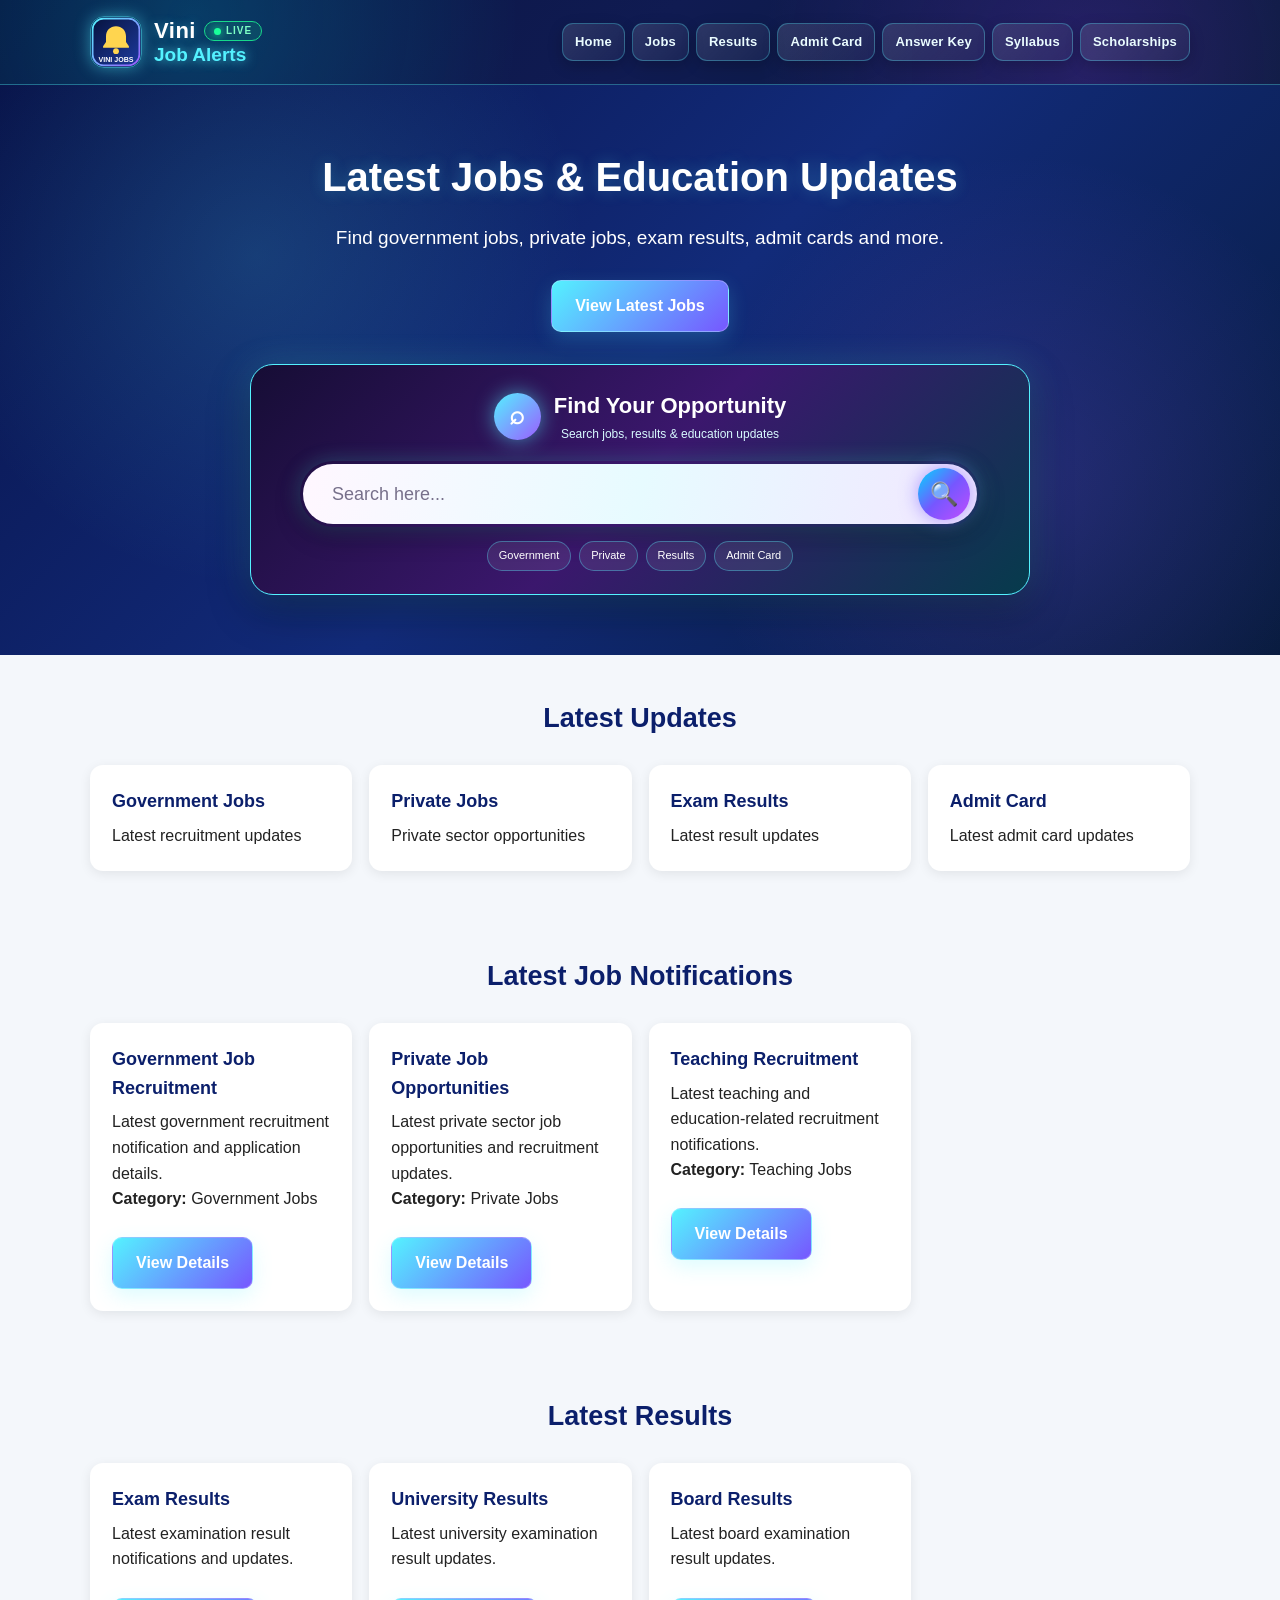
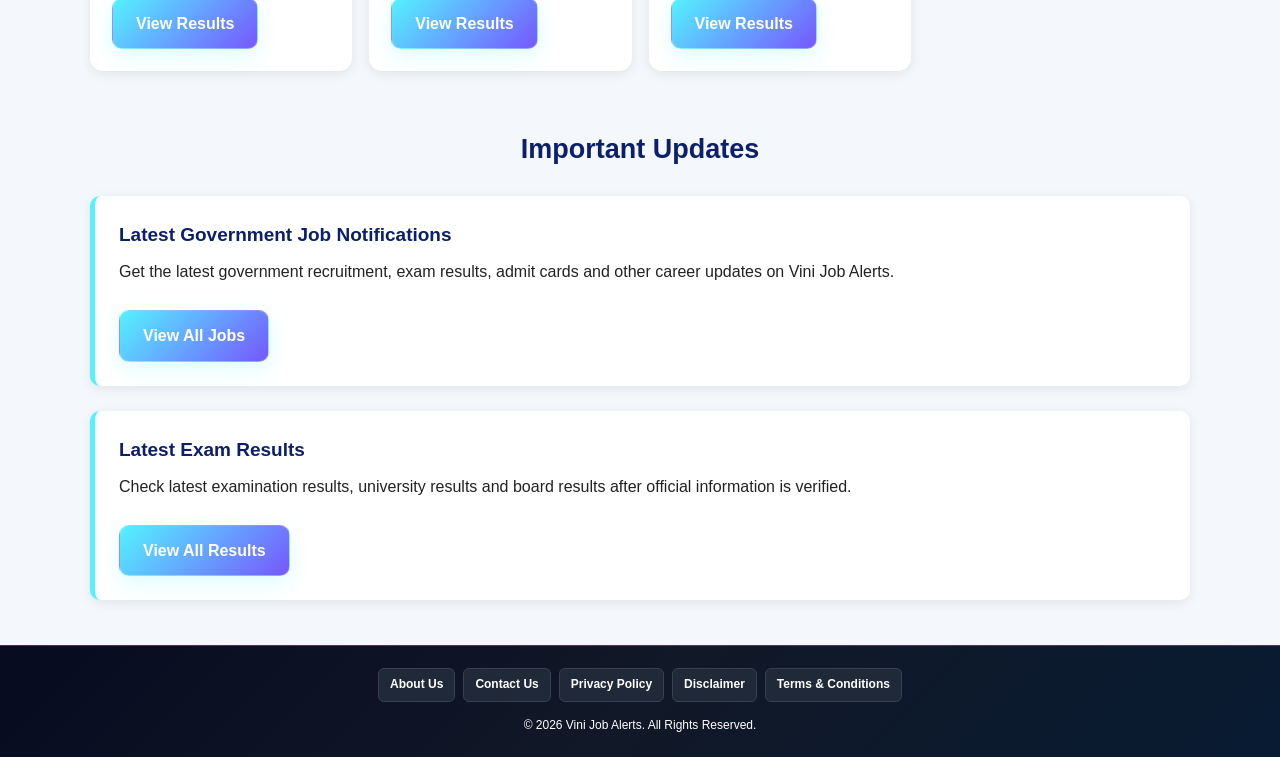
<file: index.html>
<!DOCTYPE html>
<html lang="en">
<head>
    <meta charset="UTF-8">

    <meta name="viewport" content="width=device-width, initial-scale=1.0">

    <meta name="description"
          content="Vini Job Alerts - Latest government jobs, private jobs, exam results, admit cards, answer keys, syllabus and scholarships.">

    <meta name="keywords"
          content="government jobs, private jobs, results, admit card, answer key, syllabus, scholarships">

    <meta name="author"
          content="Vini Job Alerts">

    <title>Vini Job Alerts - Latest Jobs & Education Updates</title>

    <link rel="stylesheet" href="css/style.css">
    <link rel="stylesheet" href="css/vj-header.css">

</head>

<body>


<!-- HEADER -->

<header class="header">

    <div class="container header-content">

        <a href="index.html" class="vj-brand">
            <img src="images/logo.svg" alt="Vini Job Alerts logo" class="vj-brand-logo">
            <span class="vj-brand-text">
                <span class="vj-brand-top">
                    <strong>Vini</strong>
                    <span class="vj-live"><i></i>LIVE</span>
                </span>
                <span class="vj-brand-bottom">Job Alerts</span>
            </span>
        </a>


        <nav class="navbar">

            <a href="index.html">Home</a>

            <a href="jobs.html">Jobs</a>

            <a href="results.html">Results</a>

            <a href="admit-card.html">Admit Card</a>

            <a href="answer-key.html">Answer Key</a>

            <a href="syllabus.html">Syllabus</a>

            <a href="scholarships.html">Scholarships</a>

        </nav>

    </div>

</header>



<!-- HERO -->

<section class="hero">

    <div class="container">

        <h1>
            Latest Jobs & Education Updates
        </h1>

        <p>
            Find government jobs, private jobs,
            exam results, admit cards and more.
        </p>

        <a class="hero-button" href="jobs.html">
            View Latest Jobs
        </a>


        <!-- SMART SEARCH -->

        <div class="smart-search">

            <div class="search-heading">

                <span class="search-icon-big">
                    ⌕
                </span>

                <div>

                    <h2>
                        Find Your Opportunity
                    </h2>

                    <p>
                        Search jobs, results & education updates
                    </p>

                </div>

            </div>


            <div class="premium-search-box">

                <input
                    type="text"
                    id="jobSearch"
                    placeholder="Search here..."
                >

                <button
                    type="button"
                    onclick="searchJobs()"
                    aria-label="Search"
                    title="Search">

                    🔍

                </button>

            </div>


            <div class="search-tags">

                <span>Government</span>

                <span>Private</span>

                <span>Results</span>

                <span>Admit Card</span>

            </div>

        </div>

    </div>

</section>



<!-- LATEST UPDATES -->

<section class="categories">

    <div class="container">

        <h2>
            Latest Updates
        </h2>

        <div class="category-grid">

            <a href="jobs.html" class="category-card">

                <h3>
                    Government Jobs
                </h3>

                <p>
                    Latest recruitment updates
                </p>

            </a>


            <a href="jobs.html" class="category-card">

                <h3>
                    Private Jobs
                </h3>

                <p>
                    Private sector opportunities
                </p>

            </a>


            <a href="results.html" class="category-card">

                <h3>
                    Exam Results
                </h3>

                <p>
                    Latest result updates
                </p>

            </a>


            <a href="admit-card.html" class="category-card">

                <h3>
                    Admit Card
                </h3>

                <p>
                    Latest admit card updates
                </p>

            </a>

        </div>

    </div>

</section>



<!-- LATEST JOB NOTIFICATIONS -->

<section class="categories">

    <div class="container">

        <h2>
            Latest Job Notifications
        </h2>

        <div class="category-grid">


            <div class="category-card">

                <h3>
                    Government Job Recruitment
                </h3>

                <p>
                    Latest government recruitment
                    notification and application details.
                </p>

                <p>
                    <strong>Category:</strong>
                    Government Jobs
                </p>

                <br>

                <a href="jobs.html" class="hero-button">
                    View Details
                </a>

            </div>


            <div class="category-card">

                <h3>
                    Private Job Opportunities
                </h3>

                <p>
                    Latest private sector job
                    opportunities and recruitment updates.
                </p>

                <p>
                    <strong>Category:</strong>
                    Private Jobs
                </p>

                <br>

                <a href="jobs.html" class="hero-button">
                    View Details
                </a>

            </div>


            <div class="category-card">

                <h3>
                    Teaching Recruitment
                </h3>

                <p>
                    Latest teaching and education-related
                    recruitment notifications.
                </p>

                <p>
                    <strong>Category:</strong>
                    Teaching Jobs
                </p>

                <br>

                <a href="jobs.html" class="hero-button">
                    View Details
                </a>

            </div>

        </div>

    </div>

</section>



<!-- LATEST RESULTS -->

<section class="categories">

    <div class="container">

        <h2>
            Latest Results
        </h2>

        <div class="category-grid">


            <div class="category-card">

                <h3>
                    Exam Results
                </h3>

                <p>
                    Latest examination result
                    notifications and updates.
                </p>

                <br>

                <a href="results.html" class="hero-button">
                    View Results
                </a>

            </div>


            <div class="category-card">

                <h3>
                    University Results
                </h3>

                <p>
                    Latest university examination
                    result updates.
                </p>

                <br>

                <a href="results.html" class="hero-button">
                    View Results
                </a>

            </div>


            <div class="category-card">

                <h3>
                    Board Results
                </h3>

                <p>
                    Latest board examination
                    result updates.
                </p>

                <br>

                <a href="results.html" class="hero-button">
                    View Results
                </a>

            </div>

        </div>

    </div>

</section>



<!-- IMPORTANT UPDATES -->

<section class="updates">

    <div class="container">

        <h2>
            Important Updates
        </h2>

        <div class="update-box">

            <h3>
                Latest Government Job Notifications
            </h3>

            <p>
                Get the latest government recruitment,
                exam results, admit cards and other
                career updates on Vini Job Alerts.
            </p>

            <br>

            <a href="jobs.html" class="hero-button">
                View All Jobs
            </a>

        </div>

        <br>

        <div class="update-box">

            <h3>
                Latest Exam Results
            </h3>

            <p>
                Check latest examination results,
                university results and board results
                after official information is verified.
            </p>

            <br>

            <a href="results.html" class="hero-button">
                View All Results
            </a>

        </div>

    </div>

</section>



<!-- FOOTER -->

<footer class="footer">

    <div class="container">

        <div class="footer-links">

            <a href="about.html">
                About Us
            </a>

            <a href="contact.html">
                Contact Us
            </a>

            <a href="privacy-policy.html">
                Privacy Policy
            </a>

            <a href="disclaimer.html">
                Disclaimer
            </a>

            <a href="terms.html">
                Terms & Conditions
            </a>

        </div>

        <p>
            © 2026 Vini Job Alerts. All Rights Reserved.
        </p>

    </div>

</footer>

<script src="js/script.js"></script>


</body>
</html>
</file>
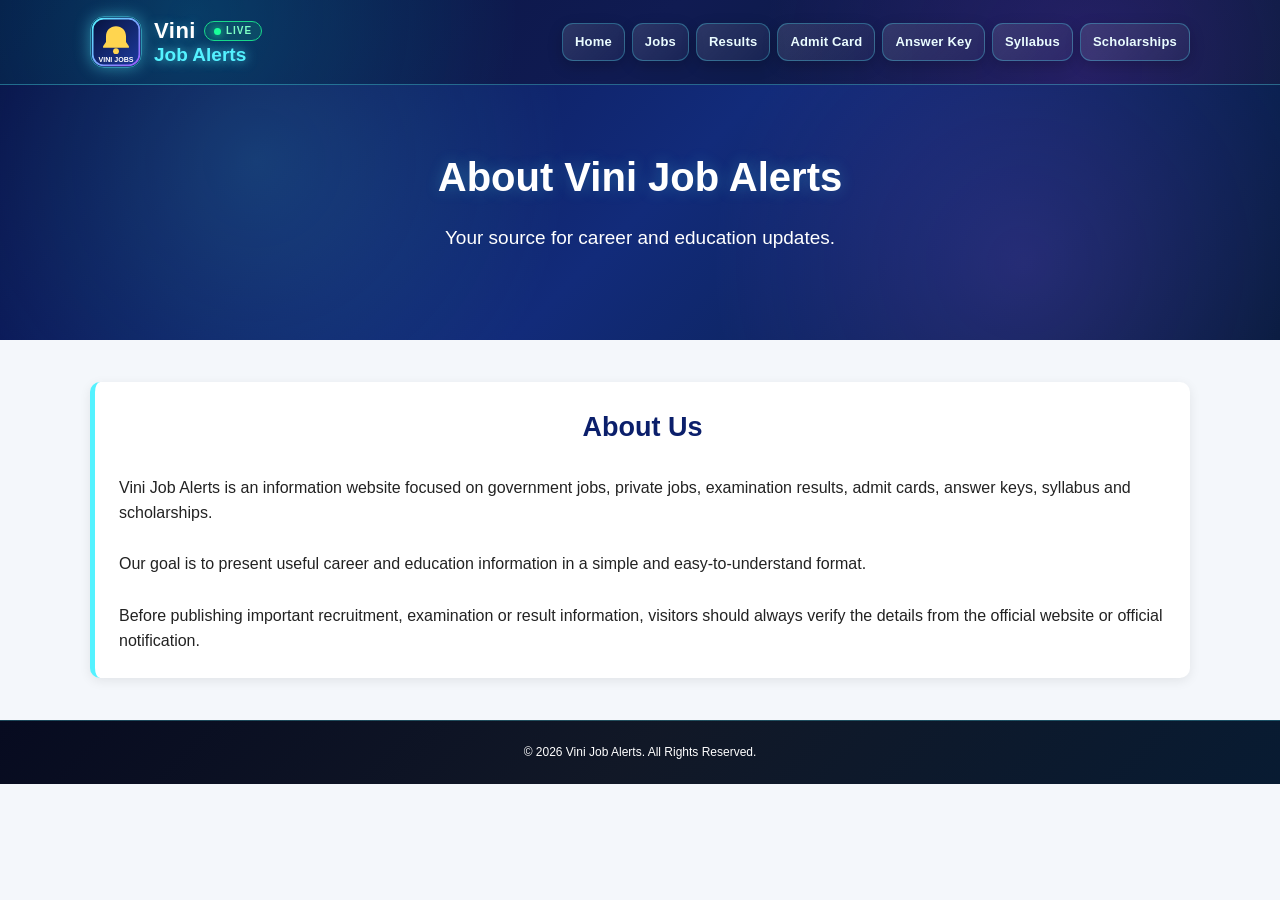
<file: about.html>
<!DOCTYPE html>
<html lang="en">

<head>

    <meta charset="UTF-8">

    <meta name="viewport"
          content="width=device-width, initial-scale=1.0">

    <meta name="description"
          content="About Vini Job Alerts - Government jobs, private jobs, results, admit cards and education updates.">

    <title>About Us - Vini Job Alerts</title>

    <link rel="stylesheet" href="css/style.css">
    <link rel="stylesheet" href="css/vj-header.css">
    
</head>

<body>

    <!-- HEADER -->

    <header class="header">
        <div class="container header-content">
    
            <a href="index.html" class="vj-brand">
                <img src="images/logo.svg" alt="Vini Job Alerts logo" class="vj-brand-logo">
                <span class="vj-brand-text">
                    <span class="vj-brand-top">
                        <strong>Vini</strong>
                        <span class="vj-live"><i></i>LIVE</span>
                    </span>
                    <span class="vj-brand-bottom">Job Alerts</span>
                </span>
            </a>
    
            <nav class="navbar">
                <a href="index.html">Home</a>
                <a href="jobs.html">Jobs</a>
                <a href="results.html">Results</a>
                <a href="admit-card.html">Admit Card</a>
                <a href="answer-key.html">Answer Key</a>
                <a href="syllabus.html">Syllabus</a>
                <a href="scholarships.html">Scholarships</a>
            </nav>
    
        </div>
    </header>


    <!-- MAIN -->

    <main>

        <section class="hero">

            <div class="container">

                <h1>About Vini Job Alerts</h1>

                <p>
                    Your source for career and education updates.
                </p>

            </div>

        </section>


        <section class="categories">

            <div class="container">

                <div class="update-box">

                    <h2>About Us</h2>

                    <p>
                        Vini Job Alerts is an information website
                        focused on government jobs, private jobs,
                        examination results, admit cards, answer keys,
                        syllabus and scholarships.
                    </p>

                    <br>

                    <p>
                        Our goal is to present useful career and
                        education information in a simple and
                        easy-to-understand format.
                    </p>

                    <br>

                    <p>
                        Before publishing important recruitment,
                        examination or result information, visitors
                        should always verify the details from the
                        official website or official notification.
                    </p>

                </div>

            </div>

        </section>

    </main>


    <!-- FOOTER -->

    <footer class="footer">

        <div class="container">

            <p>
                © 2026 Vini Job Alerts. All Rights Reserved.
            </p>

        </div>

    </footer>


</body>

</html>
</file>
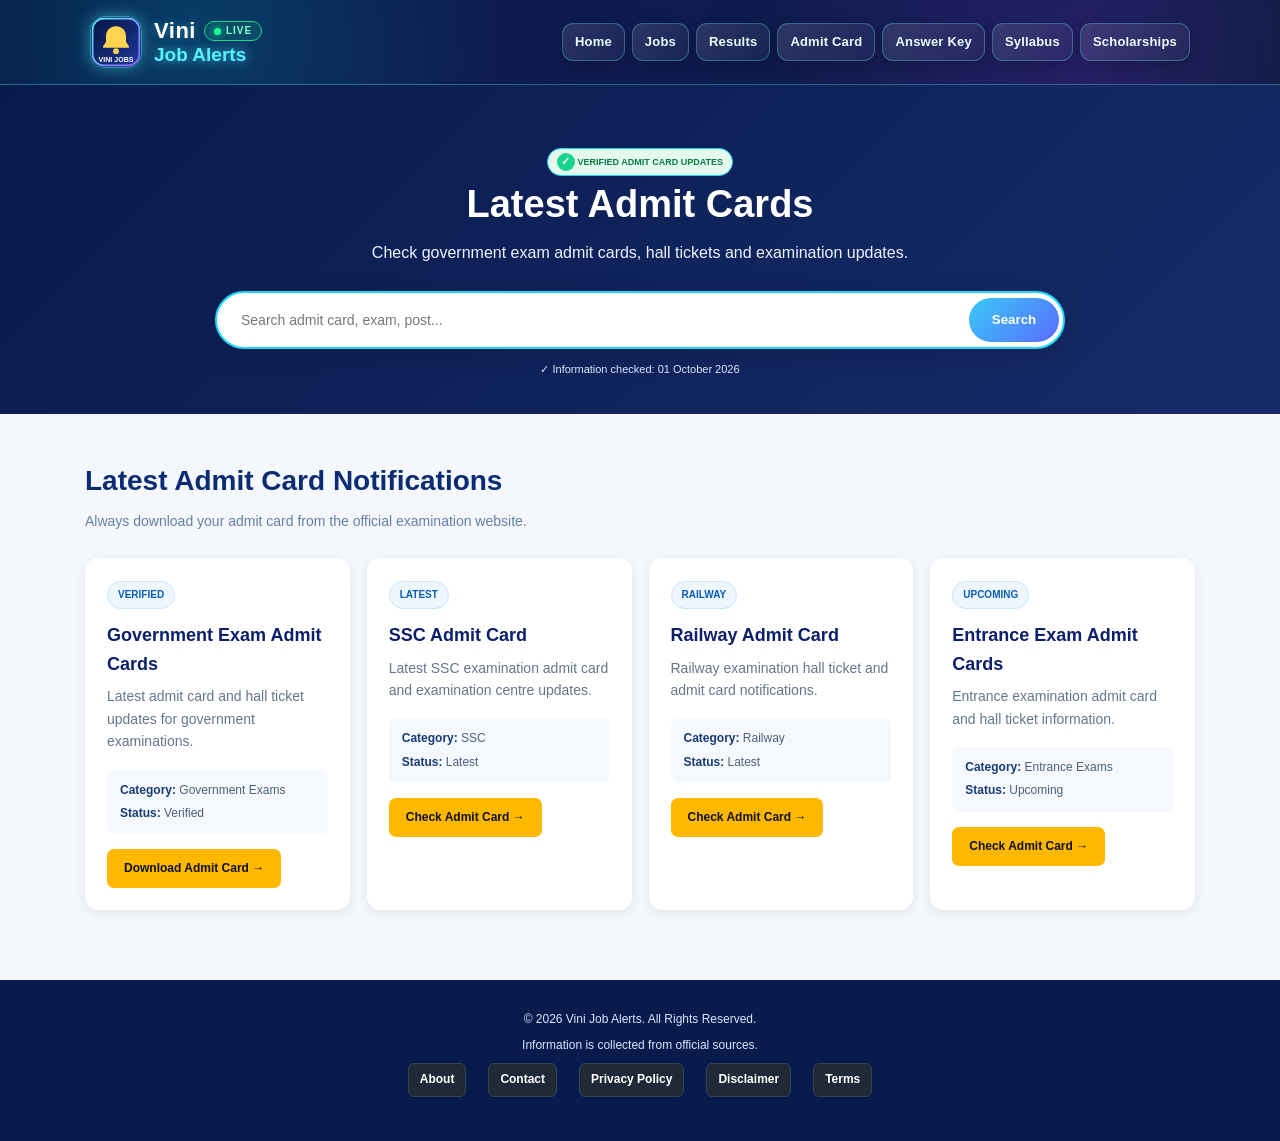
<file: admit-card.html>
<!DOCTYPE html>
<html lang="en">

<head>

    <meta charset="UTF-8">

    <meta name="viewport" content="width=device-width, initial-scale=1.0">

    <meta name="description"
          content="Latest government exam admit card and hall ticket updates on Vini Job Alerts.">

    <title>Latest Admit Card - Vini Job Alerts</title>

    <link rel="stylesheet" href="css/category.css">
    <link rel="stylesheet" href="css/vj-header.css">
    <link rel="stylesheet" href="css/style.css">
    
</head>

<body>

    <header class="header">

        <div class="container header-content">
    
            <a href="index.html" class="vj-brand">
                <img src="images/logo.svg" alt="Vini Job Alerts logo" class="vj-brand-logo">
                <span class="vj-brand-text">
                    <span class="vj-brand-top">
                        <strong>Vini</strong>
                        <span class="vj-live"><i></i>LIVE</span>
                    </span>
                    <span class="vj-brand-bottom">Job Alerts</span>
                </span>
            </a>
    
    
            <nav class="navbar">
    
                <a href="index.html">Home</a>
    
                <a href="jobs.html">Jobs</a>
    
                <a href="results.html">Results</a>
    
                <a href="admit-card.html">Admit Card</a>
    
                <a href="answer-key.html">Answer Key</a>
    
                <a href="syllabus.html">Syllabus</a>
    
                <a href="scholarships.html">Scholarships</a>
    
            </nav>
    
        </div>
    
    </header>

<section class="category-hero">

    <div class="hero-container">

        <div class="verified-badge">

            <span class="check">✓</span>

            VERIFIED ADMIT CARD UPDATES

        </div>

        <h1>
            Latest Admit Cards
        </h1>

        <p>
            Check government exam admit cards, hall tickets and examination updates.
        </p>

        <div class="category-search">

            <input
                type="text"
                id="categorySearch"
                placeholder="Search admit card, exam, post..."
            >

            <button id="categorySearchButton">
                Search
            </button>

        </div>

        <p class="checked-date">
            ✓ Information checked: 01 October 2026
        </p>

    </div>

</section>


<main class="category-content">

    <div class="section-heading">

        <h2>
            Latest Admit Card Notifications
        </h2>

        <p>
            Always download your admit card from the official examination website.
        </p>

    </div>


    <div class="category-grid">


        <article class="category-card">

            <span class="card-tag">
                Verified
            </span>

            <h3>
                Government Exam Admit Cards
            </h3>

            <p>
                Latest admit card and hall ticket updates for government examinations.
            </p>

            <div class="card-info">

                <div>
                    <strong>Category:</strong> Government Exams
                </div>

                <div>
                    <strong>Status:</strong> Verified
                </div>

            </div>

            <a href="#" class="card-button">
                Download Admit Card →
            </a>

        </article>


        <article class="category-card">

            <span class="card-tag">
                Latest
            </span>

            <h3>
                SSC Admit Card
            </h3>

            <p>
                Latest SSC examination admit card and examination centre updates.
            </p>

            <div class="card-info">

                <div>
                    <strong>Category:</strong> SSC
                </div>

                <div>
                    <strong>Status:</strong> Latest
                </div>

            </div>

            <a href="#" class="card-button">
                Check Admit Card →
            </a>

        </article>


        <article class="category-card">

            <span class="card-tag">
                Railway
            </span>

            <h3>
                Railway Admit Card
            </h3>

            <p>
                Railway examination hall ticket and admit card notifications.
            </p>

            <div class="card-info">

                <div>
                    <strong>Category:</strong> Railway
                </div>

                <div>
                    <strong>Status:</strong> Latest
                </div>

            </div>

            <a href="#" class="card-button">
                Check Admit Card →
            </a>

        </article>


        <article class="category-card">

            <span class="card-tag">
                Upcoming
            </span>

            <h3>
                Entrance Exam Admit Cards
            </h3>

            <p>
                Entrance examination admit card and hall ticket information.
            </p>

            <div class="card-info">

                <div>
                    <strong>Category:</strong> Entrance Exams
                </div>

                <div>
                    <strong>Status:</strong> Upcoming
                </div>

            </div>

            <a href="#" class="card-button">
                Check Admit Card →
            </a>

        </article>


    </div>


    <div id="noResult" class="no-result">
        No matching admit card found. Please try another search.
    </div>

</main>


<footer class="site-footer">

    <p>
        © 2026 Vini Job Alerts. All Rights Reserved.
    </p>

    <p>
        Information is collected from official sources.
    </p>

    <div class="footer-links">

        <a href="about.html">About</a>
        <a href="contact.html">Contact</a>
        <a href="privacy-policy.html">Privacy Policy</a>
        <a href="disclaimer.html">Disclaimer</a>
        <a href="terms.html">Terms</a>

    </div>

</footer>


<script src="js/script.js"></script>

</body>

</html>
</file>
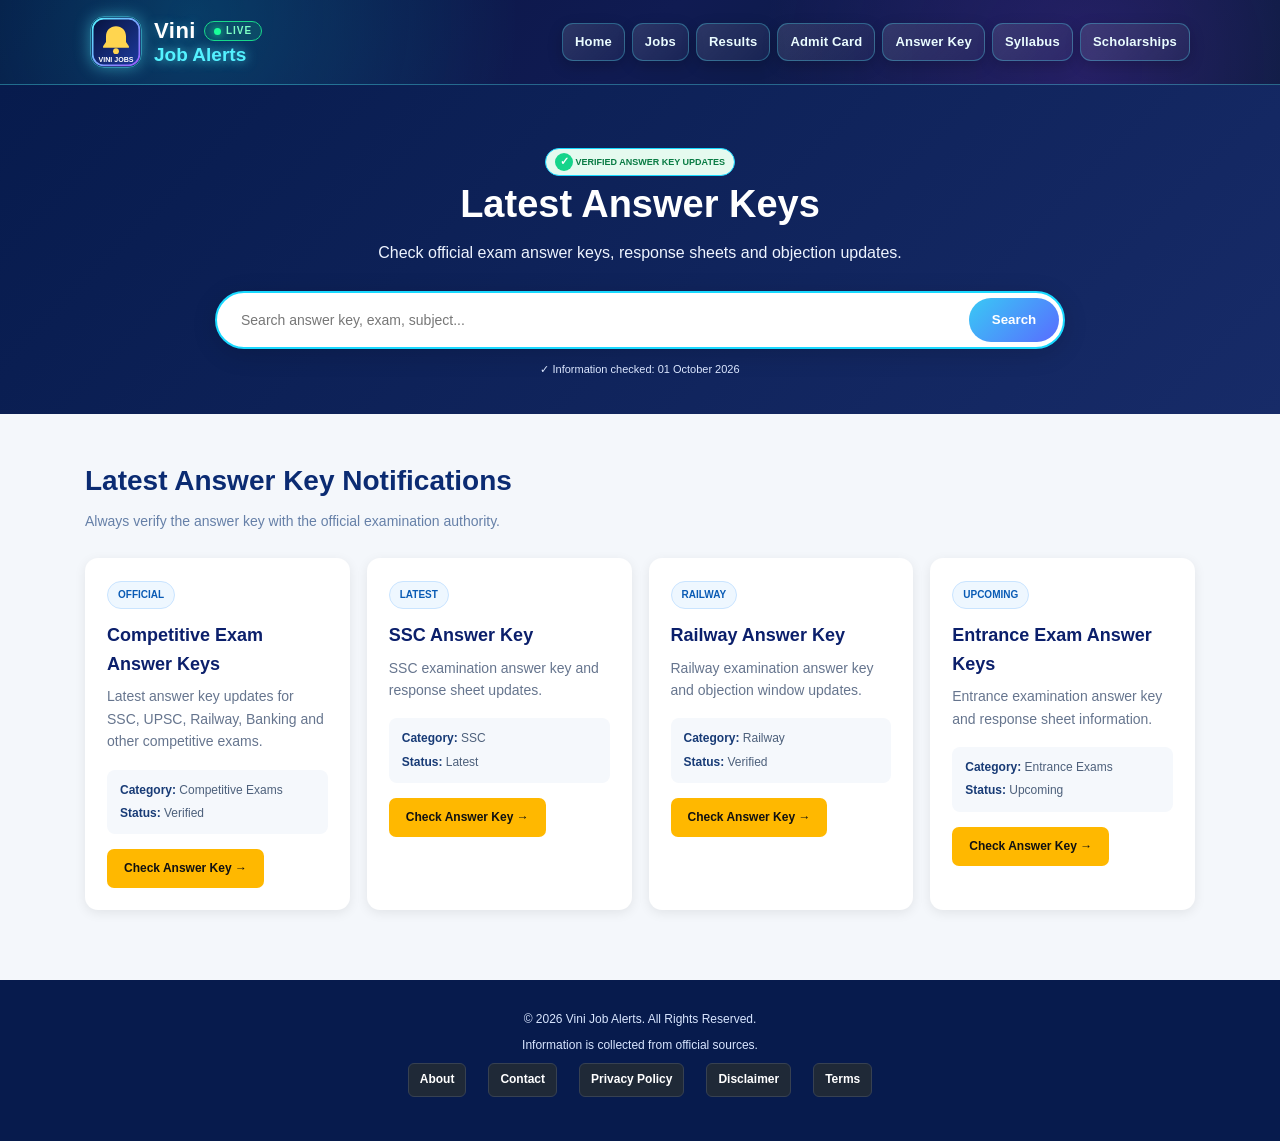
<file: answer-key.html>
<!DOCTYPE html>
<html lang="en">

<head>

    <meta charset="UTF-8">

    <meta name="viewport" content="width=device-width, initial-scale=1.0">

    <meta name="description"
          content="Latest government exam answer key updates on Vini Job Alerts.">

    <title>Latest Answer Key - Vini Job Alerts</title>

    <link rel="stylesheet" href="css/category.css">
    <link rel="stylesheet" href="css/vj-header.css">
    <link rel="stylesheet" href="css/style.css">
    
</head>

<body>

    <header class="header">

        <div class="container header-content">
    
            <a href="index.html" class="vj-brand">
                <img src="images/logo.svg" alt="Vini Job Alerts logo" class="vj-brand-logo">
                <span class="vj-brand-text">
                    <span class="vj-brand-top">
                        <strong>Vini</strong>
                        <span class="vj-live"><i></i>LIVE</span>
                    </span>
                    <span class="vj-brand-bottom">Job Alerts</span>
                </span>
            </a>
    
    
            <nav class="navbar">
    
                <a href="index.html">Home</a>
    
                <a href="jobs.html">Jobs</a>
    
                <a href="results.html">Results</a>
    
                <a href="admit-card.html">Admit Card</a>
    
                <a href="answer-key.html">Answer Key</a>
    
                <a href="syllabus.html">Syllabus</a>
    
                <a href="scholarships.html">Scholarships</a>
    
            </nav>
    
        </div>
    
    </header>


<section class="category-hero">

    <div class="hero-container">

        <div class="verified-badge">

            <span class="check">✓</span>

            VERIFIED ANSWER KEY UPDATES

        </div>

        <h1>
            Latest Answer Keys
        </h1>

        <p>
            Check official exam answer keys, response sheets and objection updates.
        </p>

        <div class="category-search">

            <input
                type="text"
                id="categorySearch"
                placeholder="Search answer key, exam, subject..."
            >

            <button id="categorySearchButton">
                Search
            </button>

        </div>

        <p class="checked-date">
            ✓ Information checked: 01 October 2026
        </p>

    </div>

</section>


<main class="category-content">

    <div class="section-heading">

        <h2>
            Latest Answer Key Notifications
        </h2>

        <p>
            Always verify the answer key with the official examination authority.
        </p>

    </div>


    <div class="category-grid">


        <article class="category-card">

            <span class="card-tag">
                Official
            </span>

            <h3>
                Competitive Exam Answer Keys
            </h3>

            <p>
                Latest answer key updates for SSC, UPSC, Railway, Banking and other competitive exams.
            </p>

            <div class="card-info">

                <div>
                    <strong>Category:</strong> Competitive Exams
                </div>

                <div>
                    <strong>Status:</strong> Verified
                </div>

            </div>

            <a href="#" class="card-button">
                Check Answer Key →
            </a>

        </article>


        <article class="category-card">

            <span class="card-tag">
                Latest
            </span>

            <h3>
                SSC Answer Key
            </h3>

            <p>
                SSC examination answer key and response sheet updates.
            </p>

            <div class="card-info">

                <div>
                    <strong>Category:</strong> SSC
                </div>

                <div>
                    <strong>Status:</strong> Latest
                </div>

            </div>

            <a href="#" class="card-button">
                Check Answer Key →
            </a>

        </article>


        <article class="category-card">

            <span class="card-tag">
                Railway
            </span>

            <h3>
                Railway Answer Key
            </h3>

            <p>
                Railway examination answer key and objection window updates.
            </p>

            <div class="card-info">

                <div>
                    <strong>Category:</strong> Railway
                </div>

                <div>
                    <strong>Status:</strong> Verified
                </div>

            </div>

            <a href="#" class="card-button">
                Check Answer Key →
            </a>

        </article>


        <article class="category-card">

            <span class="card-tag">
                Upcoming
            </span>

            <h3>
                Entrance Exam Answer Keys
            </h3>

            <p>
                Entrance examination answer key and response sheet information.
            </p>

            <div class="card-info">

                <div>
                    <strong>Category:</strong> Entrance Exams
                </div>

                <div>
                    <strong>Status:</strong> Upcoming
                </div>

            </div>

            <a href="#" class="card-button">
                Check Answer Key →
            </a>

        </article>


    </div>


    <div id="noResult" class="no-result">
        No matching answer key found. Please try another search.
    </div>

</main>


<footer class="site-footer">

    <p>
        © 2026 Vini Job Alerts. All Rights Reserved.
    </p>

    <p>
        Information is collected from official sources.
    </p>

    <div class="footer-links">

        <a href="about.html">About</a>
        <a href="contact.html">Contact</a>
        <a href="privacy-policy.html">Privacy Policy</a>
        <a href="disclaimer.html">Disclaimer</a>
        <a href="terms.html">Terms</a>

    </div>

</footer>


<script src="js/script.js"></script>

</body>

</html>
</file>
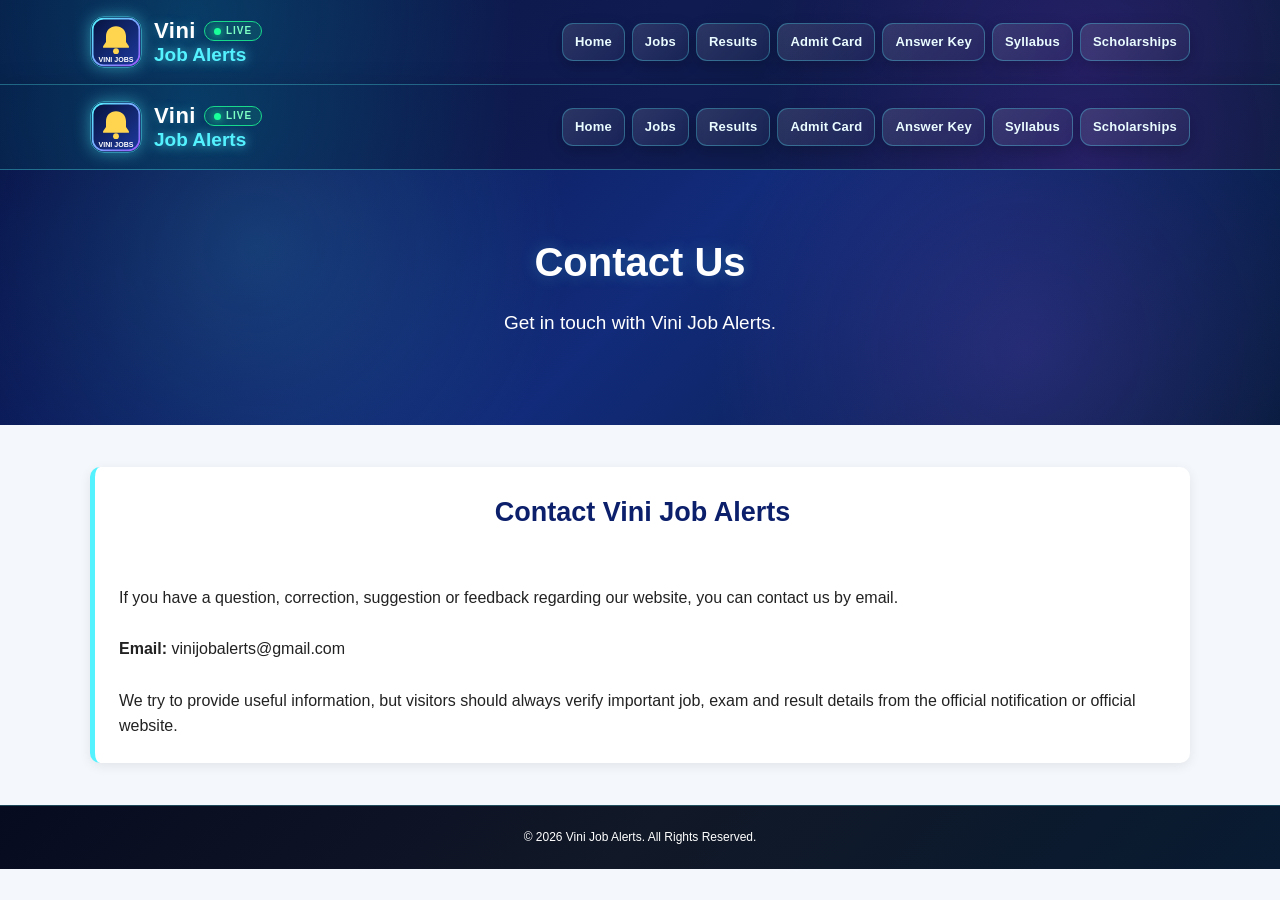
<file: contact.html>
<!DOCTYPE html>
<html lang="en">

<head>

    <meta charset="UTF-8">

    <meta name="viewport"
          content="width=device-width, initial-scale=1.0">

    <meta name="description"
          content="Contact Vini Job Alerts for website information and corrections.">

    <title>Contact Us - Vini Job Alerts</title>

    <link rel="stylesheet" href="css/style.css">
    <link rel="stylesheet" href="css/vj-header.css">

</head>

<body>

    <!-- HEADER -->

    <header class="header">

        <div class="container header-content">
    
            <a href="index.html" class="vj-brand">
                <img src="images/logo.svg" alt="Vini Job Alerts logo" class="vj-brand-logo">
                <span class="vj-brand-text">
                    <span class="vj-brand-top">
                        <strong>Vini</strong>
                        <span class="vj-live"><i></i>LIVE</span>
                    </span>
                    <span class="vj-brand-bottom">Job Alerts</span>
                </span>
            </a>
    
    
            <nav class="navbar">
    
                <a href="index.html">Home</a>
    
                <a href="jobs.html">Jobs</a>
    
                <a href="results.html">Results</a>
    
                <a href="admit-card.html">Admit Card</a>
    
                <a href="answer-key.html">Answer Key</a>
    
                <a href="syllabus.html">Syllabus</a>
    
                <a href="scholarships.html">Scholarships</a>
    
            </nav>
    
        </div>
    
    </header><header class="header">

        <div class="container header-content">
    
            <a href="index.html" class="vj-brand">
                <img src="images/logo.svg" alt="Vini Job Alerts logo" class="vj-brand-logo">
                <span class="vj-brand-text">
                    <span class="vj-brand-top">
                        <strong>Vini</strong>
                        <span class="vj-live"><i></i>LIVE</span>
                    </span>
                    <span class="vj-brand-bottom">Job Alerts</span>
                </span>
            </a>
    
    
            <nav class="navbar">
    
                <a href="index.html">Home</a>
    
                <a href="jobs.html">Jobs</a>
    
                <a href="results.html">Results</a>
    
                <a href="admit-card.html">Admit Card</a>
    
                <a href="answer-key.html">Answer Key</a>
    
                <a href="syllabus.html">Syllabus</a>
    
                <a href="scholarships.html">Scholarships</a>
    
            </nav>
    
        </div>
    
    </header>

    <!-- MAIN -->

    <main>

        <section class="hero">

            <div class="container">

                <h1>Contact Us</h1>

                <p>
                    Get in touch with Vini Job Alerts.
                </p>

            </div>

        </section>


        <section class="categories">

            <div class="container">

                <div class="update-box">

                    <h2>Contact Vini Job Alerts</h2>

                    <br>

                    <p>
                        If you have a question, correction,
                        suggestion or feedback regarding our
                        website, you can contact us by email.
                    </p>

                    <br>

                    <p>
                        <strong>Email:</strong>
                        vinijobalerts@gmail.com
                    </p>

                    <br>

                    <p>
                        We try to provide useful information,
                        but visitors should always verify
                        important job, exam and result details
                        from the official notification or
                        official website.
                    </p>

                </div>

            </div>

        </section>

    </main>


    <!-- FOOTER -->

    <footer class="footer">

        <div class="container">

            <p>
                © 2026 Vini Job Alerts. All Rights Reserved.
            </p>

        </div>

    </footer>

</body>

</html>
</file>
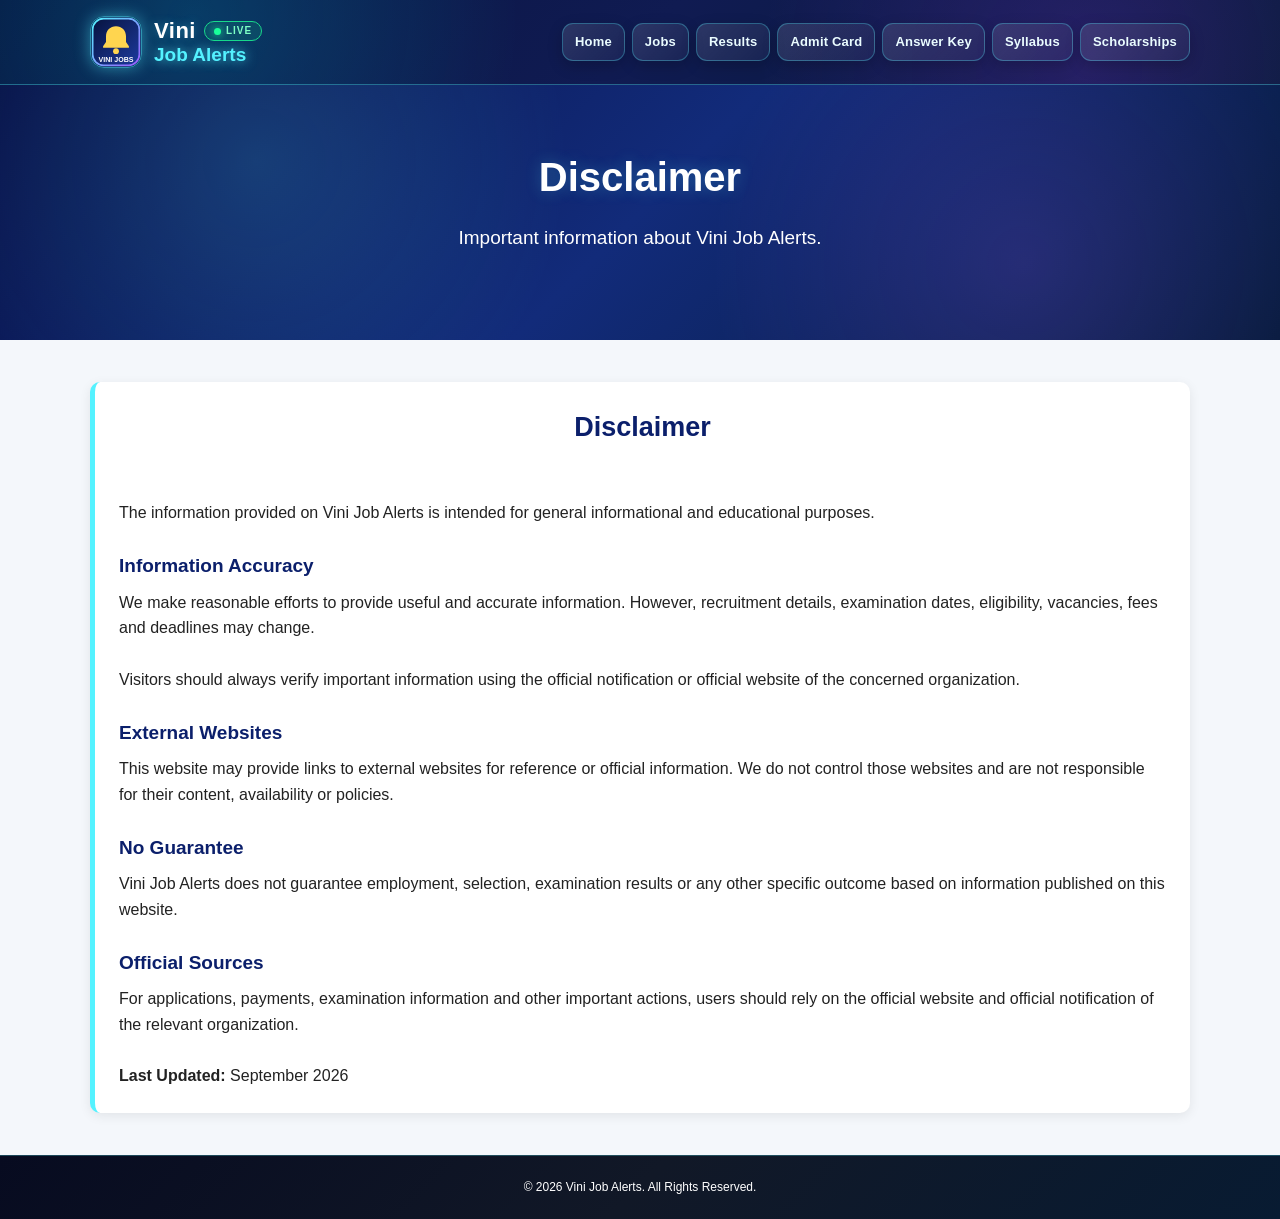
<file: disclaimer.html>
<!DOCTYPE html>
<html lang="en">

<head>

    <meta charset="UTF-8">

    <meta name="viewport"
          content="width=device-width, initial-scale=1.0">

    <meta name="description"
          content="Disclaimer for Vini Job Alerts.">

    <title>Disclaimer - Vini Job Alerts</title>

    <link rel="stylesheet" href="css/style.css">
    <link rel="stylesheet" href="css/vj-header.css">

</head>

<body>

    <!-- HEADER -->

    <header class="header">

        <div class="container header-content">
    
            <a href="index.html" class="vj-brand">
                <img src="images/logo.svg" alt="Vini Job Alerts logo" class="vj-brand-logo">
                <span class="vj-brand-text">
                    <span class="vj-brand-top">
                        <strong>Vini</strong>
                        <span class="vj-live"><i></i>LIVE</span>
                    </span>
                    <span class="vj-brand-bottom">Job Alerts</span>
                </span>
            </a>
    
    
            <nav class="navbar">
    
                <a href="index.html">Home</a>
    
                <a href="jobs.html">Jobs</a>
    
                <a href="results.html">Results</a>
    
                <a href="admit-card.html">Admit Card</a>
    
                <a href="answer-key.html">Answer Key</a>
    
                <a href="syllabus.html">Syllabus</a>
    
                <a href="scholarships.html">Scholarships</a>
    
            </nav>
    
        </div>
    
    </header>

    <!-- MAIN -->

    <main>

        <section class="hero">

            <div class="container">

                <h1>Disclaimer</h1>

                <p>
                    Important information about Vini Job Alerts.
                </p>

            </div>

        </section>


        <section class="categories">

            <div class="container">

                <div class="update-box">

                    <h2>Disclaimer</h2>

                    <br>

                    <p>
                        The information provided on Vini Job Alerts
                        is intended for general informational and
                        educational purposes.
                    </p>

                    <br>

                    <h3>Information Accuracy</h3>

                    <p>
                        We make reasonable efforts to provide useful
                        and accurate information. However, recruitment
                        details, examination dates, eligibility,
                        vacancies, fees and deadlines may change.
                    </p>

                    <br>

                    <p>
                        Visitors should always verify important
                        information using the official notification
                        or official website of the concerned
                        organization.
                    </p>

                    <br>

                    <h3>External Websites</h3>

                    <p>
                        This website may provide links to external
                        websites for reference or official
                        information. We do not control those websites
                        and are not responsible for their content,
                        availability or policies.
                    </p>

                    <br>

                    <h3>No Guarantee</h3>

                    <p>
                        Vini Job Alerts does not guarantee employment,
                        selection, examination results or any other
                        specific outcome based on information
                        published on this website.
                    </p>

                    <br>

                    <h3>Official Sources</h3>

                    <p>
                        For applications, payments, examination
                        information and other important actions,
                        users should rely on the official website
                        and official notification of the relevant
                        organization.
                    </p>

                    <br>

                    <p>
                        <strong>Last Updated:</strong>
                        September 2026
                    </p>

                </div>

            </div>

        </section>

    </main>


    <!-- FOOTER -->

    <footer class="footer">

        <div class="container">

            <p>
                © 2026 Vini Job Alerts. All Rights Reserved.
            </p>

        </div>

    </footer>

</body>

</html>
</file>
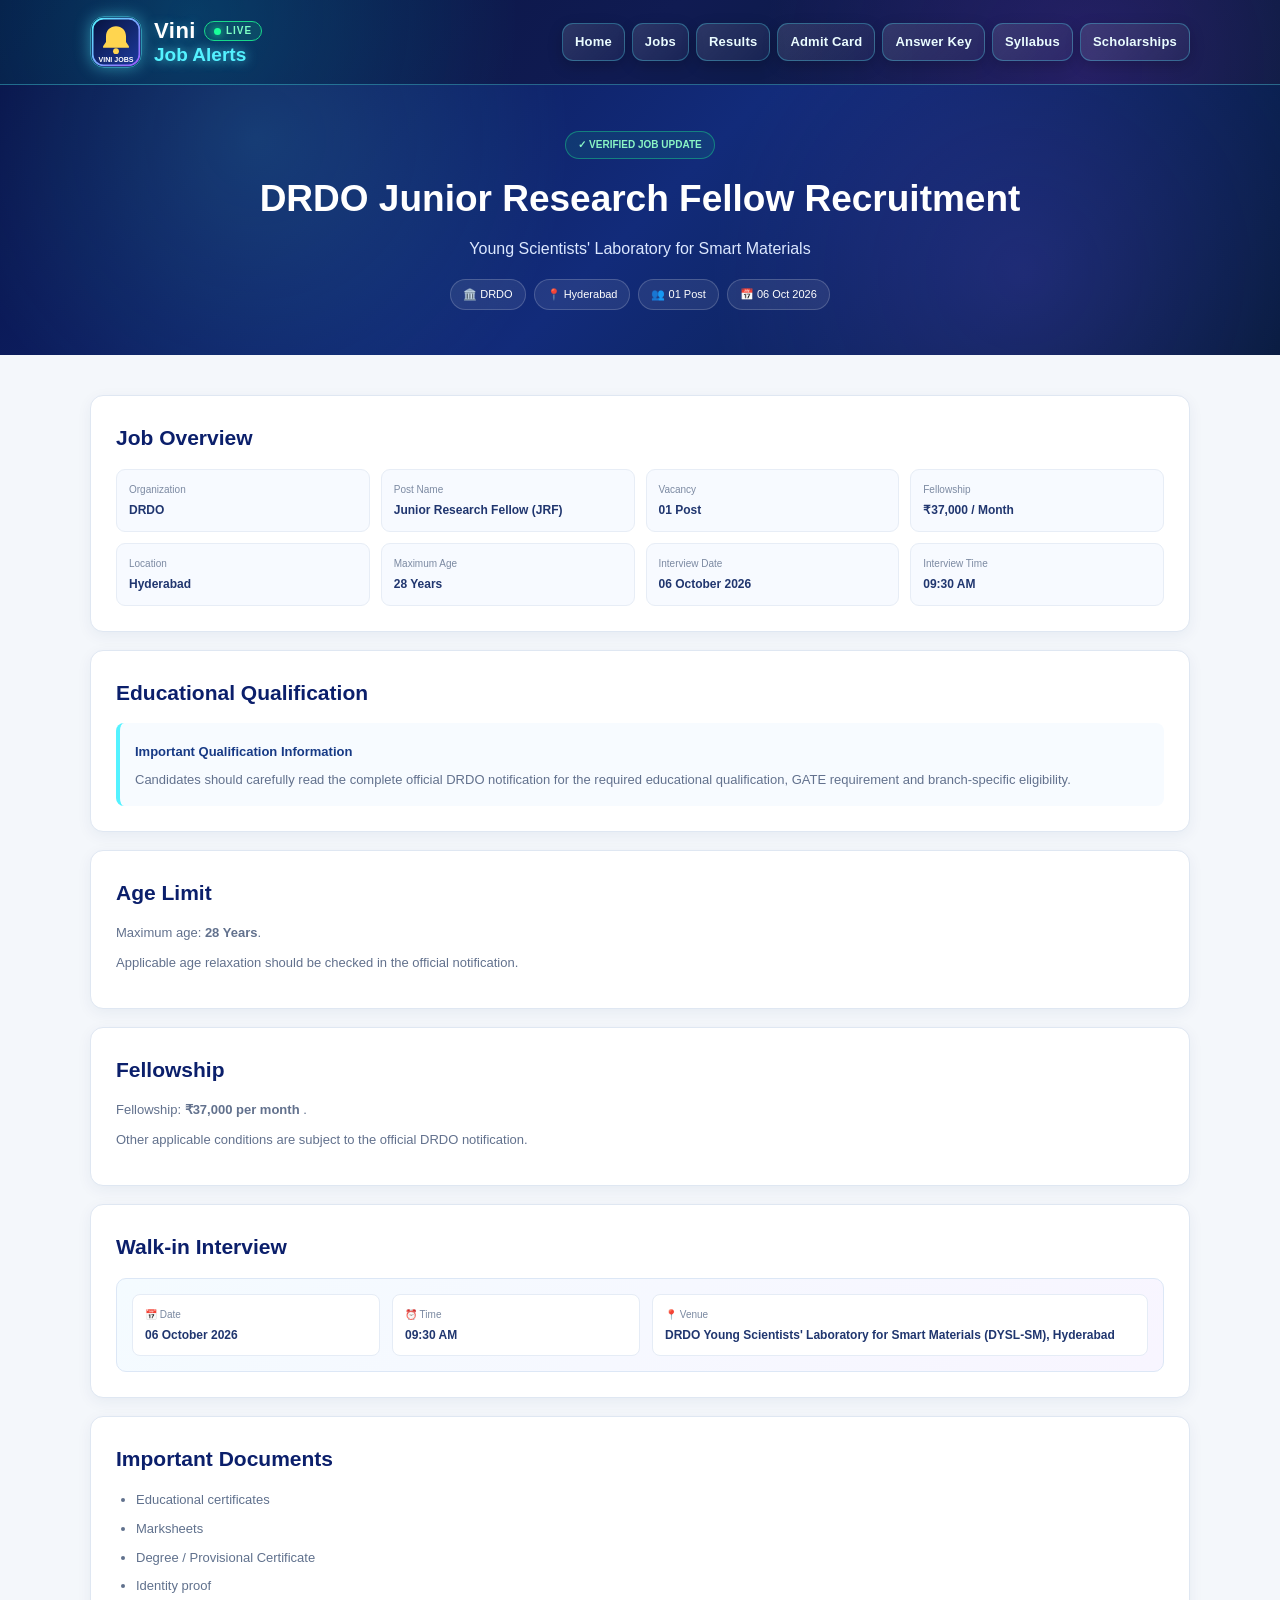
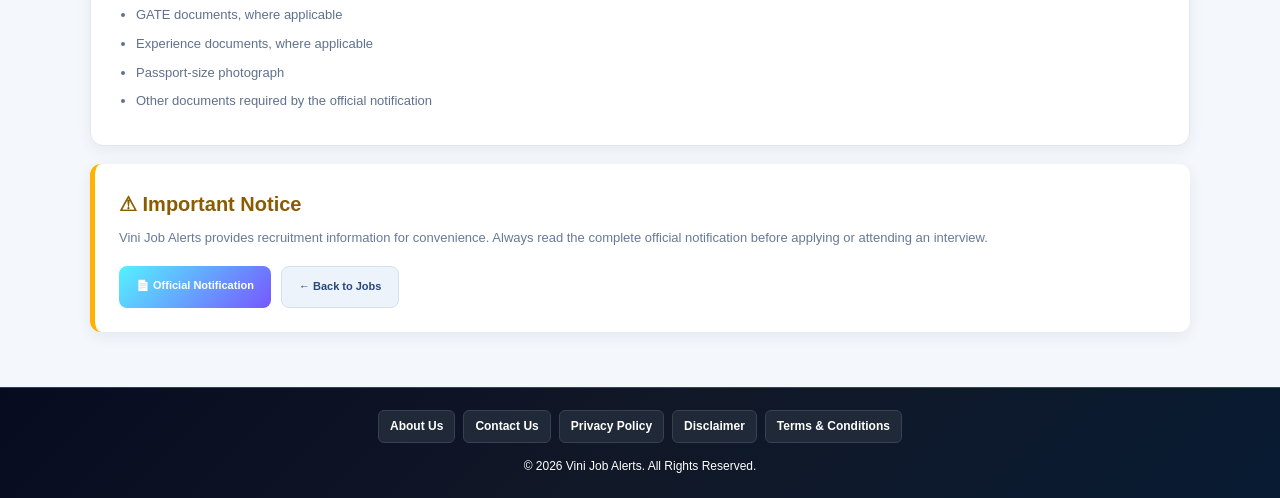
<file: job-details.html>
<!DOCTYPE html>
<html lang="en">

<head>

    <meta charset="UTF-8">

    <meta name="viewport"
          content="width=device-width, initial-scale=1.0">

    <meta name="description"
          content="DRDO Junior Research Fellow Recruitment - Vini Job Alerts">

    <title>DRDO JRF Recruitment - Vini Job Alerts</title>

    <link rel="stylesheet" href="css/style.css">
    <link rel="stylesheet" href="css/vj-header.css">

</head>

<body>


    <header class="header">

        <div class="container header-content">
    
            <a href="index.html" class="vj-brand">
                <img src="images/logo.svg" alt="Vini Job Alerts logo" class="vj-brand-logo">
                <span class="vj-brand-text">
                    <span class="vj-brand-top">
                        <strong>Vini</strong>
                        <span class="vj-live"><i></i>LIVE</span>
                    </span>
                    <span class="vj-brand-bottom">Job Alerts</span>
                </span>
            </a>
    
    
            <nav class="navbar">
    
                <a href="index.html">Home</a>
    
                <a href="jobs.html">Jobs</a>
    
                <a href="results.html">Results</a>
    
                <a href="admit-card.html">Admit Card</a>
    
                <a href="answer-key.html">Answer Key</a>
    
                <a href="syllabus.html">Syllabus</a>
    
                <a href="scholarships.html">Scholarships</a>
    
            </nav>
    
        </div>
    
    </header>



<section class="job-detail-hero">

    <div class="container">

        <span class="detail-verified">
            ✓ VERIFIED JOB UPDATE
        </span>


        <h1>
            DRDO Junior Research Fellow Recruitment
        </h1>


        <p>
            Young Scientists' Laboratory for Smart Materials
        </p>


        <div class="detail-meta">

            <span>🏛️ DRDO</span>

            <span>📍 Hyderabad</span>

            <span>👥 01 Post</span>

            <span>📅 06 Oct 2026</span>

        </div>

    </div>

</section>



<section class="job-detail-section">

    <div class="container">


        <!-- JOB OVERVIEW -->

        <div class="detail-card">

            <h2>
                Job Overview
            </h2>


            <div class="overview-grid">


                <div>
                    <span>
                        Organization
                    </span>

                    <strong>
                        DRDO
                    </strong>
                </div>


                <div>
                    <span>
                        Post Name
                    </span>

                    <strong>
                        Junior Research Fellow (JRF)
                    </strong>
                </div>


                <div>
                    <span>
                        Vacancy
                    </span>

                    <strong>
                        01 Post
                    </strong>
                </div>


                <div>
                    <span>
                        Fellowship
                    </span>

                    <strong>
                        ₹37,000 / Month
                    </strong>
                </div>


                <div>
                    <span>
                        Location
                    </span>

                    <strong>
                        Hyderabad
                    </strong>
                </div>


                <div>
                    <span>
                        Maximum Age
                    </span>

                    <strong>
                        28 Years
                    </strong>
                </div>


                <div>
                    <span>
                        Interview Date
                    </span>

                    <strong>
                        06 October 2026
                    </strong>
                </div>


                <div>
                    <span>
                        Interview Time
                    </span>

                    <strong>
                        09:30 AM
                    </strong>
                </div>


            </div>

        </div>



        <!-- QUALIFICATION -->

        <div class="detail-card">

            <h2>
                Educational Qualification
            </h2>


            <div class="detail-highlight">

                <strong>
                    Important Qualification Information
                </strong>


                <p>
                    Candidates should carefully read the
                    complete official DRDO notification for
                    the required educational qualification,
                    GATE requirement and branch-specific
                    eligibility.
                </p>

            </div>

        </div>



        <!-- AGE -->

        <div class="detail-card">

            <h2>
                Age Limit
            </h2>


            <p>
                Maximum age:
                <strong>28 Years</strong>.
            </p>


            <p>
                Applicable age relaxation should be checked
                in the official notification.
            </p>

        </div>



        <!-- FELLOWSHIP -->

        <div class="detail-card">

            <h2>
                Fellowship
            </h2>


            <p>
                Fellowship:
                <strong>
                    ₹37,000 per month
                </strong>.
            </p>


            <p>
                Other applicable conditions are subject to
                the official DRDO notification.
            </p>

        </div>



        <!-- WALK-IN -->

        <div class="detail-card">

            <h2>
                Walk-in Interview
            </h2>


            <div class="walkin-box">


                <div>

                    <span>
                        📅 Date
                    </span>

                    <strong>
                        06 October 2026
                    </strong>

                </div>


                <div>

                    <span>
                        ⏰ Time
                    </span>

                    <strong>
                        09:30 AM
                    </strong>

                </div>


                <div>

                    <span>
                        📍 Venue
                    </span>

                    <strong>
                        DRDO Young Scientists' Laboratory
                        for Smart Materials (DYSL-SM),
                        Hyderabad
                    </strong>

                </div>


            </div>

        </div>



        <!-- DOCUMENTS -->

        <div class="detail-card">

            <h2>
                Important Documents
            </h2>


            <ul class="detail-list">

                <li>
                    Educational certificates
                </li>

                <li>
                    Marksheets
                </li>

                <li>
                    Degree / Provisional Certificate
                </li>

                <li>
                    Identity proof
                </li>

                <li>
                    GATE documents, where applicable
                </li>

                <li>
                    Experience documents, where applicable
                </li>

                <li>
                    Passport-size photograph
                </li>

                <li>
                    Other documents required by the
                    official notification
                </li>

            </ul>

        </div>



        <!-- IMPORTANT NOTICE -->

        <div class="important-detail-card">

            <h2>
                ⚠ Important Notice
            </h2>


            <p>
                Vini Job Alerts provides recruitment
                information for convenience. Always read
                the complete official notification before
                applying or attending an interview.
            </p>


            <div class="detail-buttons">


                <a
                    href="https://drdo.gov.in/drdo/sites/default/files/vacancy/advtDYSLSM08092026.pdf"
                    target="_blank"
                    rel="noopener noreferrer"
                    class="official-detail-button"
                >

                    📄 Official Notification

                </a>


                <a
                    href="jobs.html"
                    class="back-detail-button"
                >

                    ← Back to Jobs

                </a>


            </div>

        </div>


    </div>

</section>



<footer class="footer">

    <div class="container">

        <div class="footer-links">

            <a href="about.html">
                About Us
            </a>

            <a href="contact.html">
                Contact Us
            </a>

            <a href="privacy-policy.html">
                Privacy Policy
            </a>

            <a href="disclaimer.html">
                Disclaimer
            </a>

            <a href="terms.html">
                Terms & Conditions
            </a>

        </div>


        <p>
            © 2026 Vini Job Alerts.
            All Rights Reserved.
        </p>

    </div>

</footer>


<script src="js/script.js"></script>

</body>

</html>
</file>
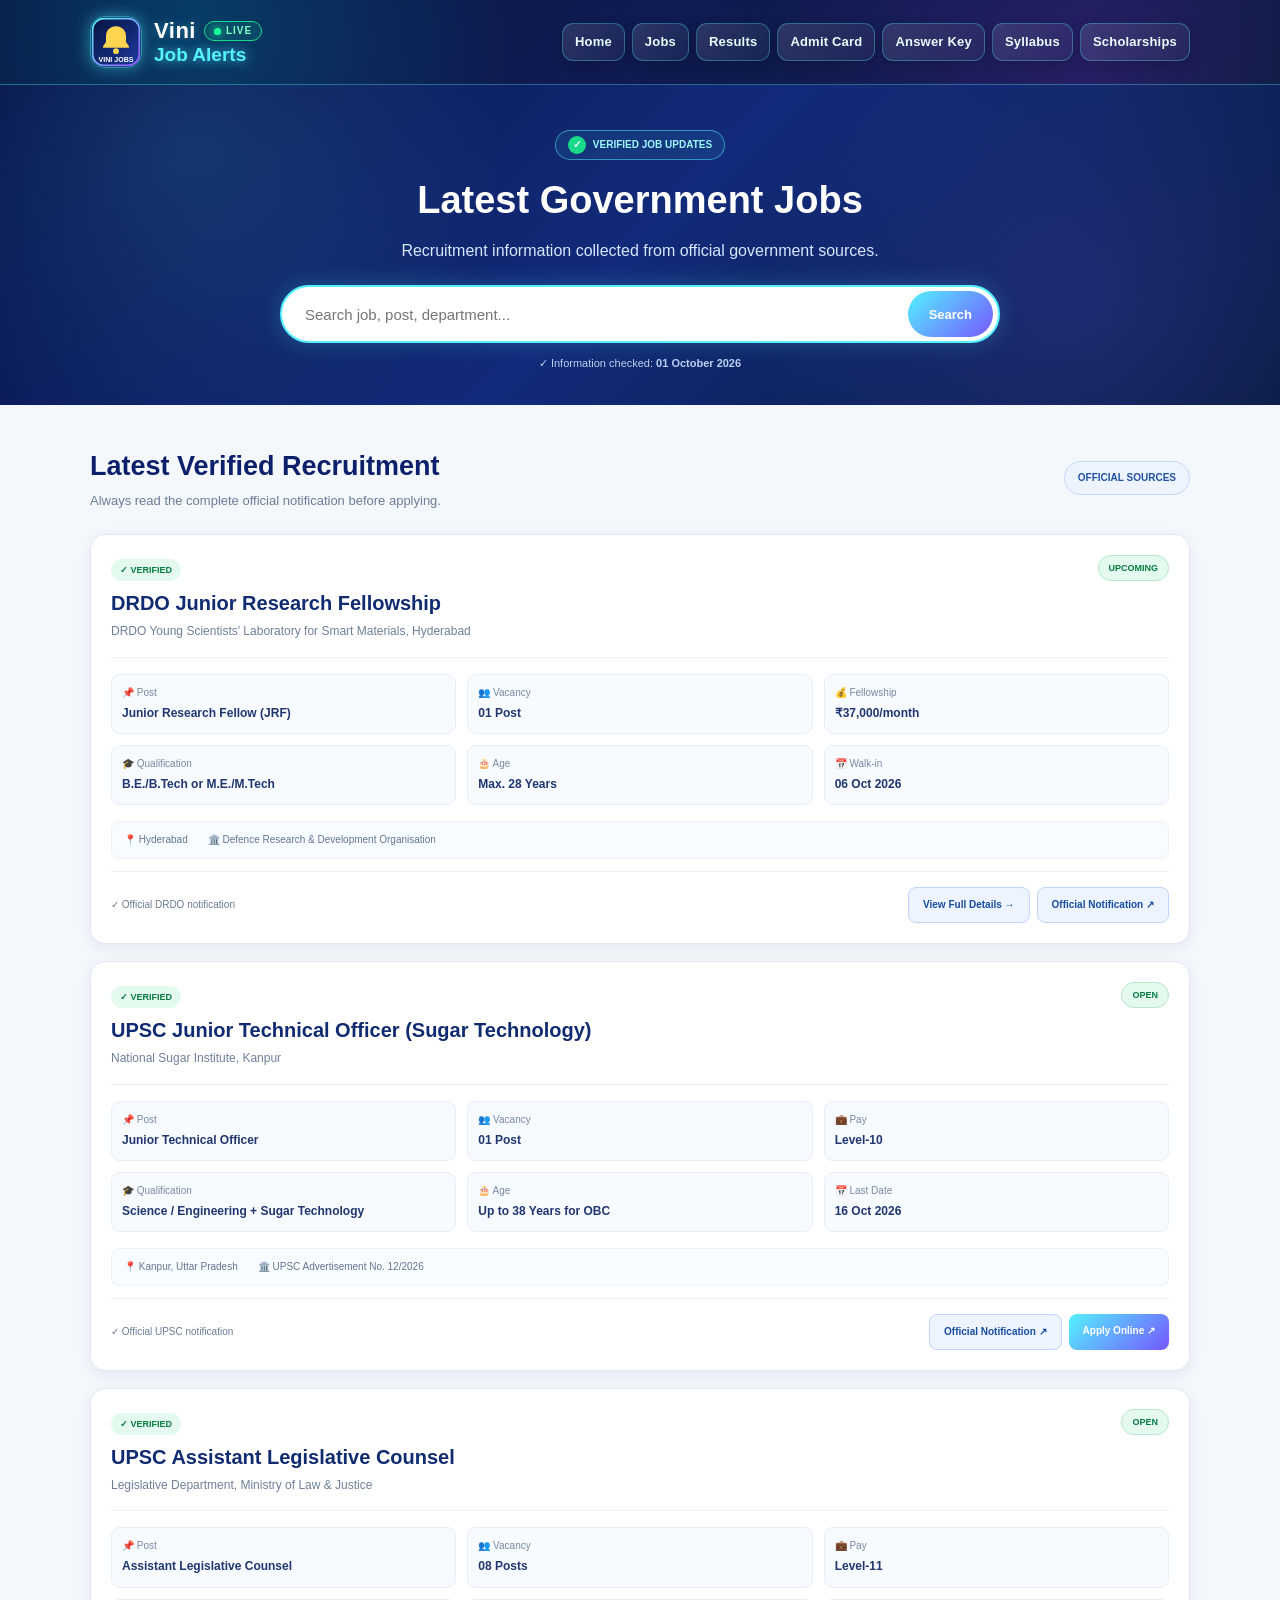
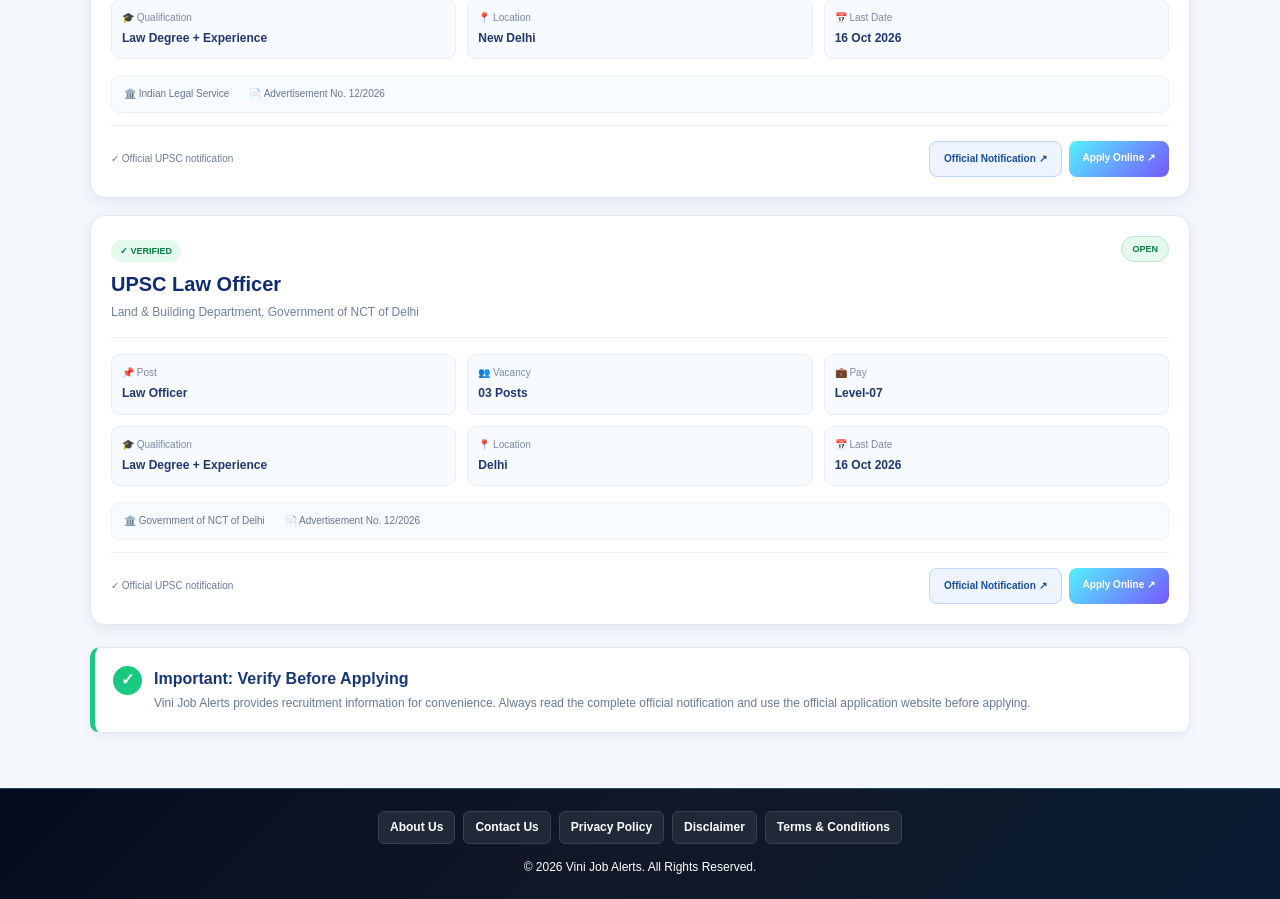
<file: jobs.html>
<!DOCTYPE html>
<html lang="en">

<head>

    <meta charset="UTF-8">

    <meta name="viewport"
          content="width=device-width, initial-scale=1.0">

    <meta name="description"
          content="Vini Job Alerts - Latest verified government job recruitment updates.">

    <meta name="keywords"
          content="government jobs, DRDO jobs, UPSC jobs, latest jobs, recruitment">

    <meta name="author"
          content="Vini Job Alerts">

    <title>Latest Verified Jobs - Vini Job Alerts</title>

    <link rel="stylesheet" href="css/style.css">
    <link rel="stylesheet" href="css/vj-header.css">

</head>


<body>


<!-- =========================================
     HEADER
========================================= -->

<header class="header">

    <div class="container header-content">

        <a href="index.html" class="vj-brand">
            <img src="images/logo.svg" alt="Vini Job Alerts logo" class="vj-brand-logo">
            <span class="vj-brand-text">
                <span class="vj-brand-top">
                    <strong>Vini</strong>
                    <span class="vj-live"><i></i>LIVE</span>
                </span>
                <span class="vj-brand-bottom">Job Alerts</span>
            </span>
        </a>



        <nav class="navbar">

            <a href="index.html">Home</a>

            <a href="jobs.html">Jobs</a>

            <a href="results.html">Results</a>

            <a href="admit-card.html">Admit Card</a>

            <a href="answer-key.html">Answer Key</a>

            <a href="syllabus.html">Syllabus</a>

            <a href="scholarships.html">Scholarships</a>

        </nav>

    </div>

</header>



<!-- =========================================
     PAGE HERO
========================================= -->

<section class="jobs-page-hero">

    <div class="container">


        <div class="verified-heading">

            <span class="verified-icon">
                ✓
            </span>

            <span>
                VERIFIED JOB UPDATES
            </span>

        </div>


        <h1>
            Latest Government Jobs
        </h1>


        <p>
            Recruitment information collected from
            official government sources.
        </p>


        <!-- SEARCH -->

        <div class="jobs-search-box">

            <input
                type="text"
                id="jobsPageSearch"
                placeholder="Search job, post, department..."
                autocomplete="off"
            >


            <button
                type="button"
                onclick="filterJobs()">

                Search

            </button>

        </div>


        <div class="verified-date">

            ✓ Information checked:
            <strong>01 October 2026</strong>

        </div>

    </div>

</section>



<!-- =========================================
     JOB LISTING SECTION
========================================= -->

<section class="jobs-page-section">

    <div class="container">


        <!-- SECTION HEADER -->

        <div class="jobs-section-header">

            <div>

                <h2>
                    Latest Verified Recruitment
                </h2>

                <p>
                    Always read the complete official
                    notification before applying.
                </p>

            </div>


            <div class="source-badge">
                OFFICIAL SOURCES
            </div>

        </div>



        <!-- NO SEARCH RESULT -->

        <div
            id="noJobsMessage"
            class="no-jobs-message">

            No matching jobs found.

        </div>



        <!-- =====================================
             JOB LIST
        ===================================== -->

        <div
            class="professional-job-list"
            id="jobList"
        >



            <!-- =================================
                 JOB 1 - DRDO JRF
            ================================= -->

            <article
                class="professional-job-card verified-job"
                data-search="
                    drdo
                    dysl sm
                    hyderabad
                    junior research fellow
                    jrf
                    mechanical
                    mechatronics
                    robotics
                    government
                    defence
                "
            >


                <div class="job-card-top">


                    <div class="job-title-area">

                        <div class="verified-badge">
                            ✓ VERIFIED
                        </div>


                        <h3>
                            DRDO Junior Research Fellowship
                        </h3>


                        <p class="job-department">
                            DRDO Young Scientists' Laboratory
                            for Smart Materials, Hyderabad
                        </p>

                    </div>


                    <div class="job-status active">
                        UPCOMING
                    </div>

                </div>



                <div class="job-details-grid">


                    <div>

                        <span>
                            📌 Post
                        </span>

                        <strong>
                            Junior Research Fellow (JRF)
                        </strong>

                    </div>


                    <div>

                        <span>
                            👥 Vacancy
                        </span>

                        <strong>
                            01 Post
                        </strong>

                    </div>


                    <div>

                        <span>
                            💰 Fellowship
                        </span>

                        <strong>
                            ₹37,000/month
                        </strong>

                    </div>


                    <div>

                        <span>
                            🎓 Qualification
                        </span>

                        <strong>
                            B.E./B.Tech or M.E./M.Tech
                        </strong>

                    </div>


                    <div>

                        <span>
                            🎂 Age
                        </span>

                        <strong>
                            Max. 28 Years
                        </strong>

                    </div>


                    <div>

                        <span>
                            📅 Walk-in
                        </span>

                        <strong>
                            06 Oct 2026
                        </strong>

                    </div>

                </div>



                <div class="job-note">

                    <span>
                        📍 Hyderabad
                    </span>

                    <span>
                        🏛️ Defence Research &
                        Development Organisation
                    </span>

                </div>



                <!-- CORRECT BUTTON AREA -->

                <div class="job-card-bottom">


                    <span class="verified-note">

                        ✓ Official DRDO notification

                    </span>


                    <div class="job-action-buttons">


                        <a
                            href="job-details.html"
                            class="official-button"
                        >

                            View Full Details →

                        </a>


                        <a
                            href="https://drdo.gov.in/drdo/sites/default/files/vacancy/advtDYSLSM08092026.pdf"
                            target="_blank"
                            rel="noopener noreferrer"
                            class="official-button"
                        >

                            Official Notification ↗

                        </a>


                    </div>

                </div>

            </article>



            <!-- =================================
                 JOB 2 - UPSC JTO
            ================================= -->

            <article
                class="professional-job-card verified-job"
                data-search="
                    upsc
                    junior technical officer
                    sugar technology
                    national sugar institute
                    kanpur
                    government
                    engineering
                    science
                "
            >


                <div class="job-card-top">


                    <div class="job-title-area">

                        <div class="verified-badge">
                            ✓ VERIFIED
                        </div>


                        <h3>
                            UPSC Junior Technical Officer
                            (Sugar Technology)
                        </h3>


                        <p class="job-department">
                            National Sugar Institute,
                            Kanpur
                        </p>

                    </div>


                    <div class="job-status active">
                        OPEN
                    </div>

                </div>



                <div class="job-details-grid">


                    <div>

                        <span>
                            📌 Post
                        </span>

                        <strong>
                            Junior Technical Officer
                        </strong>

                    </div>


                    <div>

                        <span>
                            👥 Vacancy
                        </span>

                        <strong>
                            01 Post
                        </strong>

                    </div>


                    <div>

                        <span>
                            💼 Pay
                        </span>

                        <strong>
                            Level-10
                        </strong>

                    </div>


                    <div>

                        <span>
                            🎓 Qualification
                        </span>

                        <strong>
                            Science / Engineering +
                            Sugar Technology
                        </strong>

                    </div>


                    <div>

                        <span>
                            🎂 Age
                        </span>

                        <strong>
                            Up to 38 Years for OBC
                        </strong>

                    </div>


                    <div>

                        <span>
                            📅 Last Date
                        </span>

                        <strong>
                            16 Oct 2026
                        </strong>

                    </div>

                </div>



                <div class="job-note">

                    <span>
                        📍 Kanpur, Uttar Pradesh
                    </span>

                    <span>
                        🏛️ UPSC Advertisement No. 12/2026
                    </span>

                </div>



                <div class="job-card-bottom">


                    <span class="verified-note">

                        ✓ Official UPSC notification

                    </span>


                    <div class="job-action-buttons">


                        <a
                            href="https://www.upsc.gov.in/sites/default/files/AdvtNo-12-2026-Engl-250926_0.pdf"
                            target="_blank"
                            rel="noopener noreferrer"
                            class="official-button"
                        >

                            Official Notification ↗

                        </a>


                        <a
                            href="https://upsconline.nic.in"
                            target="_blank"
                            rel="noopener noreferrer"
                            class="apply-button"
                        >

                            Apply Online ↗

                        </a>


                    </div>

                </div>

            </article>



            <!-- =================================
                 JOB 3 - UPSC ASSISTANT
            ================================= -->

            <article
                class="professional-job-card verified-job"
                data-search="
                    upsc
                    assistant legislative counsel
                    legislative counsel
                    indian legal service
                    law
                    ministry
                    legal
                    government
                "
            >


                <div class="job-card-top">


                    <div class="job-title-area">

                        <div class="verified-badge">
                            ✓ VERIFIED
                        </div>


                        <h3>
                            UPSC Assistant Legislative Counsel
                        </h3>


                        <p class="job-department">
                            Legislative Department,
                            Ministry of Law & Justice
                        </p>

                    </div>


                    <div class="job-status active">
                        OPEN
                    </div>

                </div>



                <div class="job-details-grid">


                    <div>

                        <span>
                            📌 Post
                        </span>

                        <strong>
                            Assistant Legislative Counsel
                        </strong>

                    </div>


                    <div>

                        <span>
                            👥 Vacancy
                        </span>

                        <strong>
                            08 Posts
                        </strong>

                    </div>


                    <div>

                        <span>
                            💼 Pay
                        </span>

                        <strong>
                            Level-11
                        </strong>

                    </div>


                    <div>

                        <span>
                            🎓 Qualification
                        </span>

                        <strong>
                            Law Degree + Experience
                        </strong>

                    </div>


                    <div>

                        <span>
                            📍 Location
                        </span>

                        <strong>
                            New Delhi
                        </strong>

                    </div>


                    <div>

                        <span>
                            📅 Last Date
                        </span>

                        <strong>
                            16 Oct 2026
                        </strong>

                    </div>

                </div>



                <div class="job-note">

                    <span>
                        🏛️ Indian Legal Service
                    </span>

                    <span>
                        📄 Advertisement No. 12/2026
                    </span>

                </div>



                <div class="job-card-bottom">


                    <span class="verified-note">

                        ✓ Official UPSC notification

                    </span>


                    <div class="job-action-buttons">


                        <a
                            href="https://www.upsc.gov.in/sites/default/files/AdvtNo-12-2026-Engl-250926_0.pdf"
                            target="_blank"
                            rel="noopener noreferrer"
                            class="official-button"
                        >

                            Official Notification ↗

                        </a>


                        <a
                            href="https://upsconline.nic.in"
                            target="_blank"
                            rel="noopener noreferrer"
                            class="apply-button"
                        >

                            Apply Online ↗

                        </a>


                    </div>

                </div>

            </article>



            <!-- =================================
                 JOB 4 - UPSC LAW OFFICER
            ================================= -->

            <article
                class="professional-job-card verified-job"
                data-search="
                    upsc
                    law officer
                    legal
                    land building department
                    delhi
                    law
                    government
                "
            >


                <div class="job-card-top">


                    <div class="job-title-area">

                        <div class="verified-badge">
                            ✓ VERIFIED
                        </div>


                        <h3>
                            UPSC Law Officer
                        </h3>


                        <p class="job-department">
                            Land & Building Department,
                            Government of NCT of Delhi
                        </p>

                    </div>


                    <div class="job-status active">
                        OPEN
                    </div>

                </div>



                <div class="job-details-grid">


                    <div>

                        <span>
                            📌 Post
                        </span>

                        <strong>
                            Law Officer
                        </strong>

                    </div>


                    <div>

                        <span>
                            👥 Vacancy
                        </span>

                        <strong>
                            03 Posts
                        </strong>

                    </div>


                    <div>

                        <span>
                            💼 Pay
                        </span>

                        <strong>
                            Level-07
                        </strong>

                    </div>


                    <div>

                        <span>
                            🎓 Qualification
                        </span>

                        <strong>
                            Law Degree + Experience
                        </strong>

                    </div>


                    <div>

                        <span>
                            📍 Location
                        </span>

                        <strong>
                            Delhi
                        </strong>

                    </div>


                    <div>

                        <span>
                            📅 Last Date
                        </span>

                        <strong>
                            16 Oct 2026
                        </strong>

                    </div>

                </div>



                <div class="job-note">

                    <span>
                        🏛️ Government of NCT of Delhi
                    </span>

                    <span>
                        📄 Advertisement No. 12/2026
                    </span>

                </div>



                <div class="job-card-bottom">


                    <span class="verified-note">

                        ✓ Official UPSC notification

                    </span>


                    <div class="job-action-buttons">


                        <a
                            href="https://www.upsc.gov.in/sites/default/files/AdvtNo-12-2026-Engl-250926_0.pdf"
                            target="_blank"
                            rel="noopener noreferrer"
                            class="official-button"
                        >

                            Official Notification ↗

                        </a>


                        <a
                            href="https://upsconline.nic.in"
                            target="_blank"
                            rel="noopener noreferrer"
                            class="apply-button"
                        >

                            Apply Online ↗

                        </a>


                    </div>

                </div>

            </article>


        </div>



        <!-- =================================
             TRUST BOX
        ================================= -->

        <div class="jobs-trust-box">


            <div class="trust-icon">
                ✓
            </div>


            <div>

                <h3>
                    Important: Verify Before Applying
                </h3>


                <p>
                    Vini Job Alerts provides recruitment
                    information for convenience. Always
                    read the complete official notification
                    and use the official application website
                    before applying.
                </p>

            </div>

        </div>


    </div>

</section>



<!-- =========================================
     FOOTER
========================================= -->

<footer class="footer">

    <div class="container">

        <div class="footer-links">

            <a href="about.html">
                About Us
            </a>

            <a href="contact.html">
                Contact Us
            </a>

            <a href="privacy-policy.html">
                Privacy Policy
            </a>

            <a href="disclaimer.html">
                Disclaimer
            </a>

            <a href="terms.html">
                Terms & Conditions
            </a>

        </div>


        <p>
            © 2026 Vini Job Alerts.
            All Rights Reserved.
        </p>

    </div>

</footer>



<script src="js/script.js"></script>

</body>

</html>
</file>
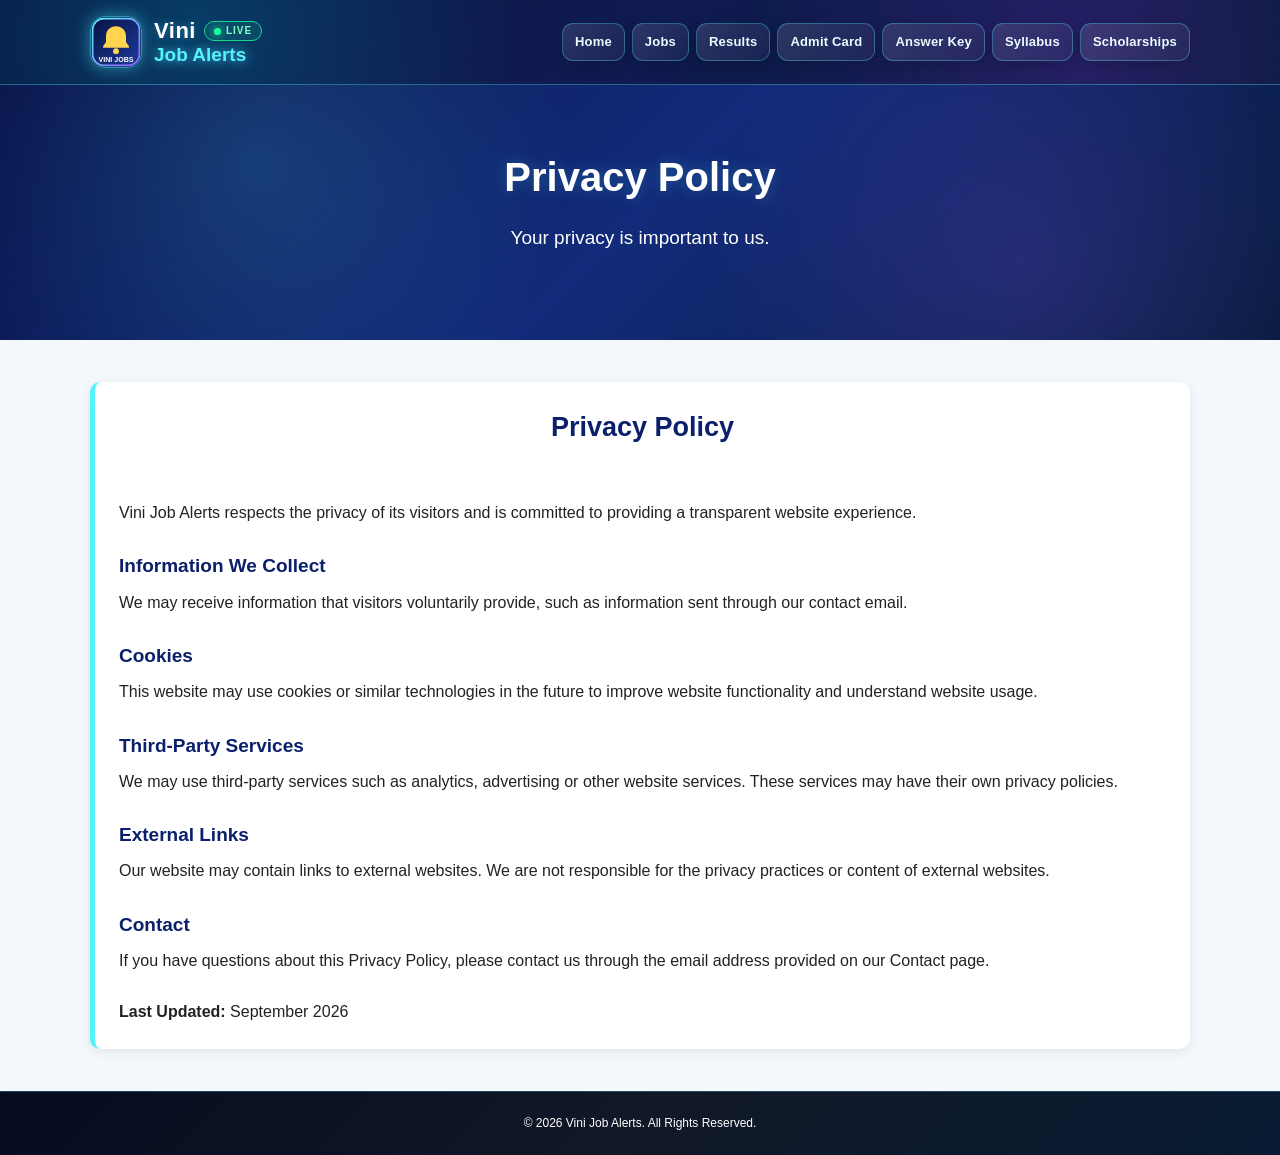
<file: privacy-policy.html>
<!DOCTYPE html>
<html lang="en">

<head>

    <meta charset="UTF-8">

    <meta name="viewport"
          content="width=device-width, initial-scale=1.0">

    <meta name="description"
          content="Privacy Policy for Vini Job Alerts.">

    <title>Privacy Policy - Vini Job Alerts</title>

    <link rel="stylesheet" href="css/style.css">
    <link rel="stylesheet" href="css/vj-header.css">

</head>

<body>

    <!-- HEADER -->

    <header class="header">

        <div class="container header-content">
    
            <a href="index.html" class="vj-brand">
                <img src="images/logo.svg" alt="Vini Job Alerts logo" class="vj-brand-logo">
                <span class="vj-brand-text">
                    <span class="vj-brand-top">
                        <strong>Vini</strong>
                        <span class="vj-live"><i></i>LIVE</span>
                    </span>
                    <span class="vj-brand-bottom">Job Alerts</span>
                </span>
            </a>
    
    
            <nav class="navbar">
    
                <a href="index.html">Home</a>
    
                <a href="jobs.html">Jobs</a>
    
                <a href="results.html">Results</a>
    
                <a href="admit-card.html">Admit Card</a>
    
                <a href="answer-key.html">Answer Key</a>
    
                <a href="syllabus.html">Syllabus</a>
    
                <a href="scholarships.html">Scholarships</a>
    
            </nav>
    
        </div>
    
    </header>


    <!-- MAIN -->

    <main>

        <section class="hero">

            <div class="container">

                <h1>Privacy Policy</h1>

                <p>
                    Your privacy is important to us.
                </p>

            </div>

        </section>


        <section class="categories">

            <div class="container">

                <div class="update-box">

                    <h2>Privacy Policy</h2>

                    <br>

                    <p>
                        Vini Job Alerts respects the privacy of
                        its visitors and is committed to providing
                        a transparent website experience.
                    </p>

                    <br>

                    <h3>Information We Collect</h3>

                    <p>
                        We may receive information that visitors
                        voluntarily provide, such as information
                        sent through our contact email.
                    </p>

                    <br>

                    <h3>Cookies</h3>

                    <p>
                        This website may use cookies or similar
                        technologies in the future to improve
                        website functionality and understand
                        website usage.
                    </p>

                    <br>

                    <h3>Third-Party Services</h3>

                    <p>
                        We may use third-party services such as
                        analytics, advertising or other website
                        services. These services may have their
                        own privacy policies.
                    </p>

                    <br>

                    <h3>External Links</h3>

                    <p>
                        Our website may contain links to external
                        websites. We are not responsible for the
                        privacy practices or content of external
                        websites.
                    </p>

                    <br>

                    <h3>Contact</h3>

                    <p>
                        If you have questions about this Privacy
                        Policy, please contact us through the
                        email address provided on our Contact page.
                    </p>

                    <br>

                    <p>
                        <strong>Last Updated:</strong>
                        September 2026
                    </p>

                </div>

            </div>

        </section>

    </main>


    <!-- FOOTER -->

    <footer class="footer">

        <div class="container">

            <p>
                © 2026 Vini Job Alerts. All Rights Reserved.
            </p>

        </div>

    </footer>

</body>

</html>
</file>
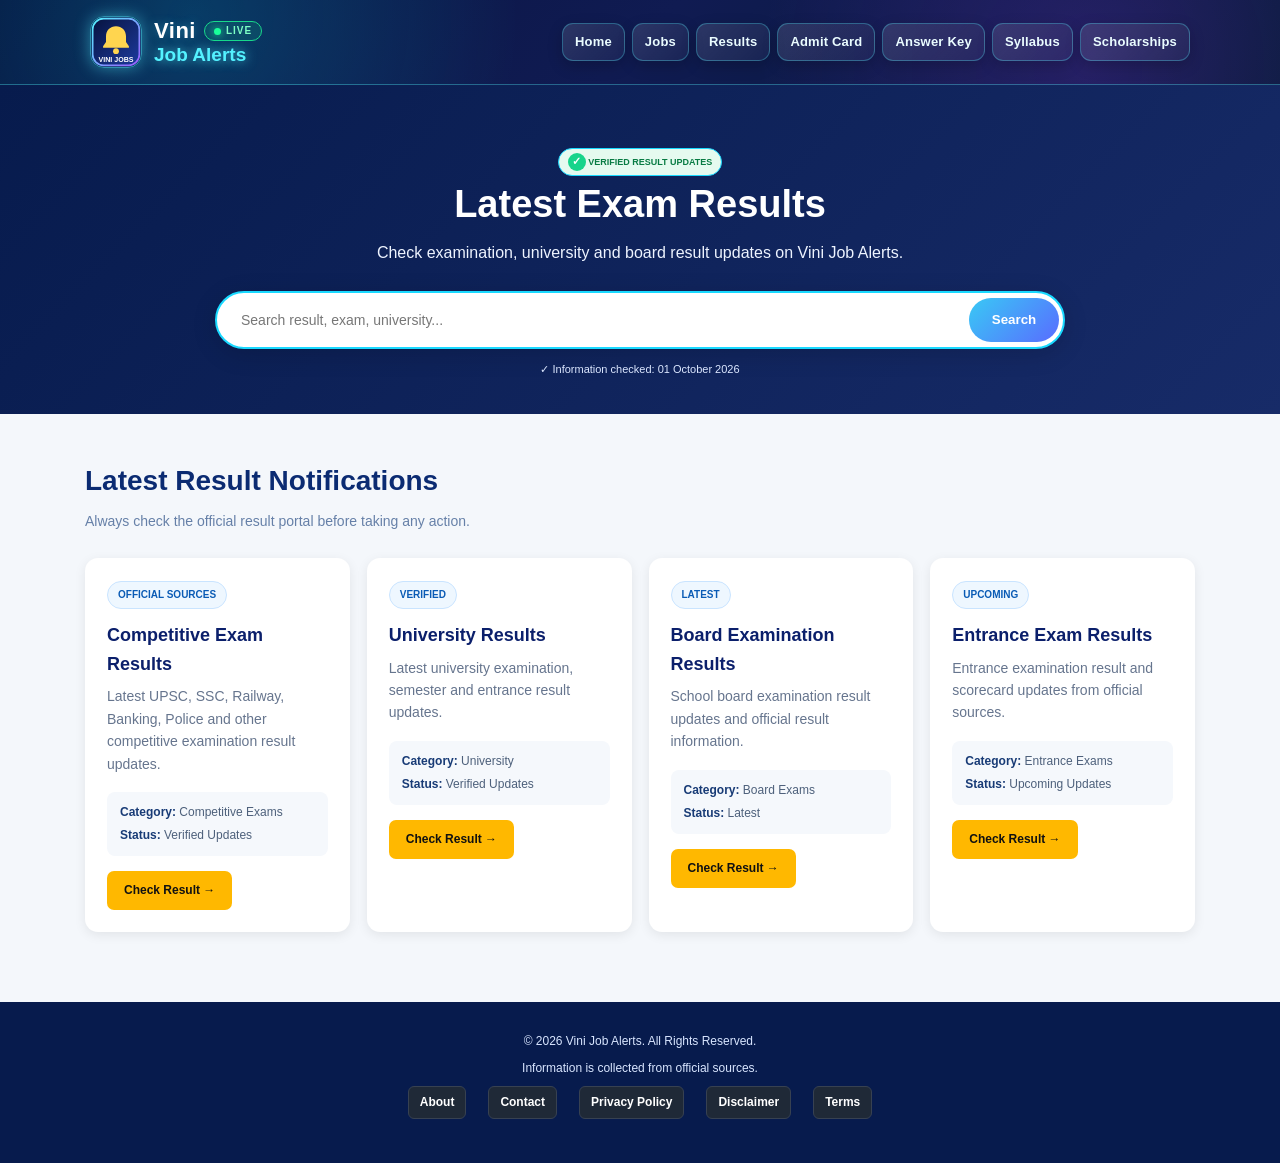
<file: results.html>
<!DOCTYPE html>
<html lang="en">

<head>

    <meta charset="UTF-8">

    <meta name="viewport"
          content="width=device-width, initial-scale=1.0">

    <meta name="description"
          content="Latest government, university and competitive exam results on Vini Job Alerts.">

    <title>Latest Exam Results - Vini Job Alerts</title>

    <link rel="stylesheet" href="css/category.css">
    <link rel="stylesheet" href="css/style.css">
    <link rel="stylesheet" href="css/vj-header.css">

</head>

<body>

<!-- ================= HEADER ================= -->

<header class="header">

    <div class="container header-content">

        <a href="index.html" class="vj-brand">
            <img src="images/logo.svg" alt="Vini Job Alerts logo" class="vj-brand-logo">
            <span class="vj-brand-text">
                <span class="vj-brand-top">
                    <strong>Vini</strong>
                    <span class="vj-live"><i></i>LIVE</span>
                </span>
                <span class="vj-brand-bottom">Job Alerts</span>
            </span>
        </a>


        <nav class="navbar">

            <a href="index.html">Home</a>

            <a href="jobs.html">Jobs</a>

            <a href="results.html">Results</a>

            <a href="admit-card.html">Admit Card</a>

            <a href="answer-key.html">Answer Key</a>

            <a href="syllabus.html">Syllabus</a>

            <a href="scholarships.html">Scholarships</a>

        </nav>

    </div>

</header>


<!-- ================= HERO ================= -->

<section class="category-hero">

    <div class="hero-container">

        <div class="verified-badge">

            <span class="check">✓</span>

            VERIFIED RESULT UPDATES

        </div>

        <h1>
            Latest Exam Results
        </h1>

        <p>
            Check examination, university and board result updates on Vini Job Alerts.
        </p>


        <div class="category-search">

            <input
                type="text"
                id="categorySearch"
                placeholder="Search result, exam, university..."
            >

            <button id="categorySearchButton">
                Search
            </button>

        </div>


        <p class="checked-date">
            ✓ Information checked: 01 October 2026
        </p>

    </div>

</section>


<!-- ================= CONTENT ================= -->

<main class="category-content">

    <div class="section-heading">

        <h2>
            Latest Result Notifications
        </h2>

        <p>
            Always check the official result portal before taking any action.
        </p>

    </div>


    <div class="category-grid">


        <article class="category-card">

            <span class="card-tag">
                Official Sources
            </span>

            <h3>
                Competitive Exam Results
            </h3>

            <p>
                Latest UPSC, SSC, Railway, Banking, Police and other competitive examination result updates.
            </p>

            <div class="card-info">

                <div>
                    <strong>Category:</strong> Competitive Exams
                </div>

                <div>
                    <strong>Status:</strong> Verified Updates
                </div>

            </div>

            <a href="#" class="card-button">
                Check Result →
            </a>

        </article>


        <article class="category-card">

            <span class="card-tag">
                Verified
            </span>

            <h3>
                University Results
            </h3>

            <p>
                Latest university examination, semester and entrance result updates.
            </p>

            <div class="card-info">

                <div>
                    <strong>Category:</strong> University
                </div>

                <div>
                    <strong>Status:</strong> Verified Updates
                </div>

            </div>

            <a href="#" class="card-button">
                Check Result →
            </a>

        </article>


        <article class="category-card">

            <span class="card-tag">
                Latest
            </span>

            <h3>
                Board Examination Results
            </h3>

            <p>
                School board examination result updates and official result information.
            </p>

            <div class="card-info">

                <div>
                    <strong>Category:</strong> Board Exams
                </div>

                <div>
                    <strong>Status:</strong> Latest
                </div>

            </div>

            <a href="#" class="card-button">
                Check Result →
            </a>

        </article>


        <article class="category-card">

            <span class="card-tag">
                Upcoming
            </span>

            <h3>
                Entrance Exam Results
            </h3>

            <p>
                Entrance examination result and scorecard updates from official sources.
            </p>

            <div class="card-info">

                <div>
                    <strong>Category:</strong> Entrance Exams
                </div>

                <div>
                    <strong>Status:</strong> Upcoming Updates
                </div>

            </div>

            <a href="#" class="card-button">
                Check Result →
            </a>

        </article>


    </div>


    <div id="noResult" class="no-result">
        No matching result found. Please try another search.
    </div>

</main>


<!-- ================= FOOTER ================= -->

<footer class="site-footer">

    <p>
        © 2026 Vini Job Alerts. All Rights Reserved.
    </p>

    <p>
        Information is collected from official sources.
    </p>

    <div class="footer-links">

        <a href="about.html">About</a>

        <a href="contact.html">Contact</a>

        <a href="privacy-policy.html">Privacy Policy</a>

        <a href="disclaimer.html">Disclaimer</a>

        <a href="terms.html">Terms</a>

    </div>

</footer>


<script src="js/script.js"></script>

</body>

</html>
</file>
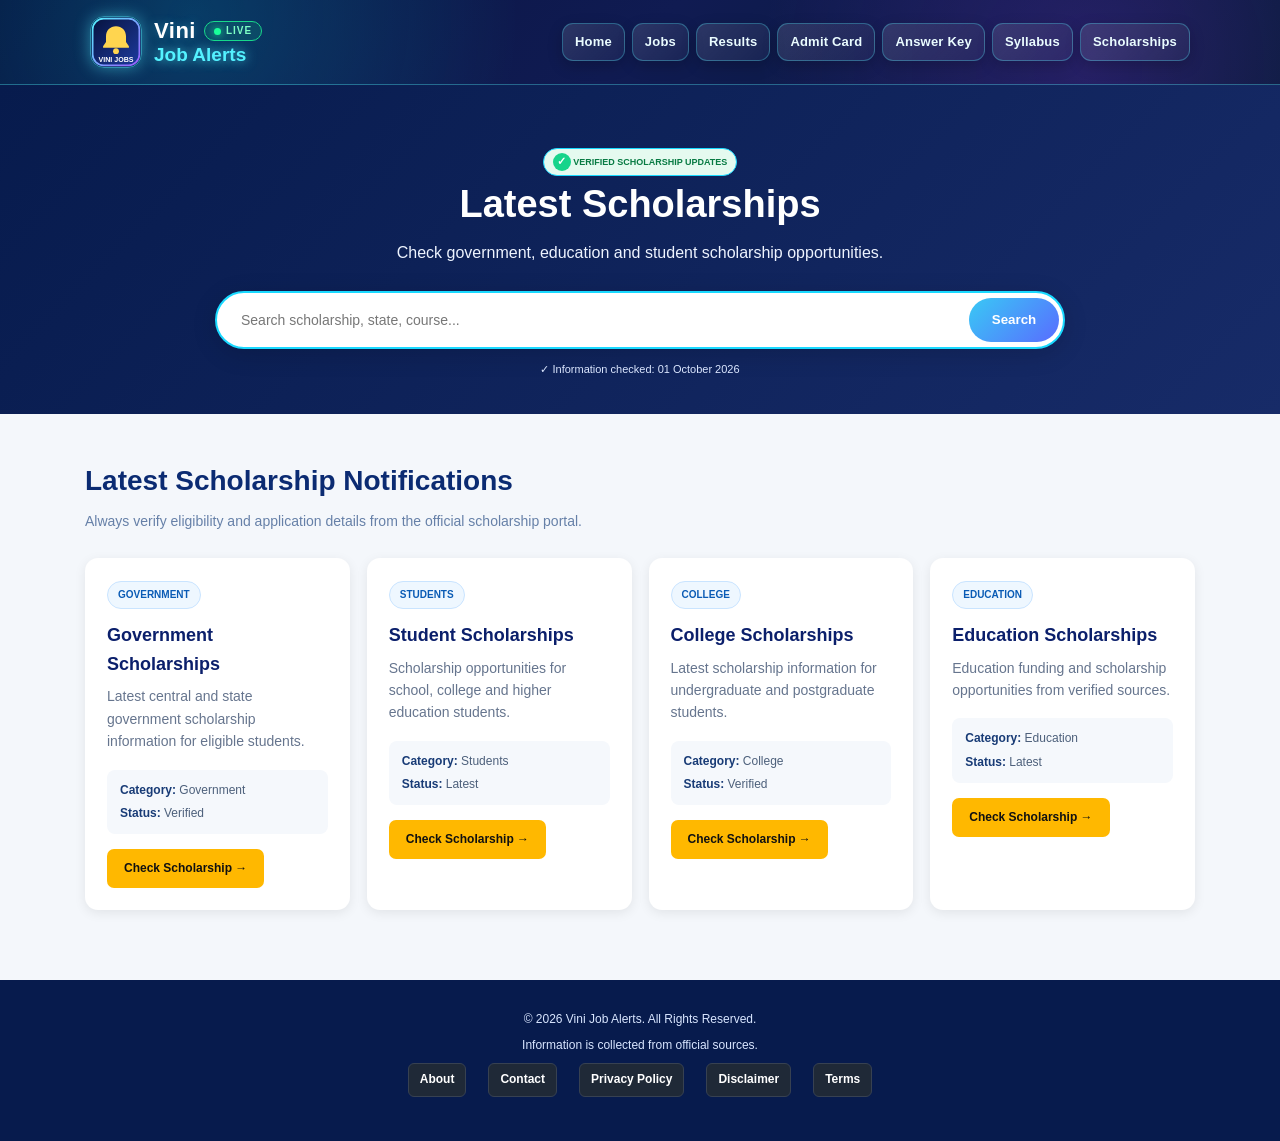
<file: scholarships.html>
<!DOCTYPE html>
<html lang="en">

<head>

    <meta charset="UTF-8">

    <meta name="viewport" content="width=device-width, initial-scale=1.0">

    <meta name="description"
          content="Latest government and education scholarship updates on Vini Job Alerts.">

    <title>Latest Scholarships - Vini Job Alerts</title>

    <link rel="stylesheet" href="css/category.css">
    <link rel="stylesheet" href="css/vj-header.css">
    <link rel="stylesheet" href="css/style.css">

</head>

<body>

    <header class="header">

        <div class="container header-content">
    
            <a href="index.html" class="vj-brand">
                <img src="images/logo.svg" alt="Vini Job Alerts logo" class="vj-brand-logo">
                <span class="vj-brand-text">
                    <span class="vj-brand-top">
                        <strong>Vini</strong>
                        <span class="vj-live"><i></i>LIVE</span>
                    </span>
                    <span class="vj-brand-bottom">Job Alerts</span>
                </span>
            </a>
    
    
            <nav class="navbar">
    
                <a href="index.html">Home</a>
    
                <a href="jobs.html">Jobs</a>
    
                <a href="results.html">Results</a>
    
                <a href="admit-card.html">Admit Card</a>
    
                <a href="answer-key.html">Answer Key</a>
    
                <a href="syllabus.html">Syllabus</a>
    
                <a href="scholarships.html">Scholarships</a>
    
            </nav>
    
        </div>
    
    </header>


<section class="category-hero">

    <div class="hero-container">

        <div class="verified-badge">

            <span class="check">✓</span>

            VERIFIED SCHOLARSHIP UPDATES

        </div>

        <h1>
            Latest Scholarships
        </h1>

        <p>
            Check government, education and student scholarship opportunities.
        </p>

        <div class="category-search">

            <input
                type="text"
                id="categorySearch"
                placeholder="Search scholarship, state, course..."
            >

            <button id="categorySearchButton">
                Search
            </button>

        </div>

        <p class="checked-date">
            ✓ Information checked: 01 October 2026
        </p>

    </div>

</section>


<main class="category-content">

    <div class="section-heading">

        <h2>
            Latest Scholarship Notifications
        </h2>

        <p>
            Always verify eligibility and application details from the official scholarship portal.
        </p>

    </div>


    <div class="category-grid">


        <article class="category-card">

            <span class="card-tag">
                Government
            </span>

            <h3>
                Government Scholarships
            </h3>

            <p>
                Latest central and state government scholarship information for eligible students.
            </p>

            <div class="card-info">

                <div>
                    <strong>Category:</strong> Government
                </div>

                <div>
                    <strong>Status:</strong> Verified
                </div>

            </div>

            <a href="#" class="card-button">
                Check Scholarship →
            </a>

        </article>


        <article class="category-card">

            <span class="card-tag">
                Students
            </span>

            <h3>
                Student Scholarships
            </h3>

            <p>
                Scholarship opportunities for school, college and higher education students.
            </p>

            <div class="card-info">

                <div>
                    <strong>Category:</strong> Students
                </div>

                <div>
                    <strong>Status:</strong> Latest
                </div>

            </div>

            <a href="#" class="card-button">
                Check Scholarship →
            </a>

        </article>


        <article class="category-card">

            <span class="card-tag">
                College
            </span>

            <h3>
                College Scholarships
            </h3>

            <p>
                Latest scholarship information for undergraduate and postgraduate students.
            </p>

            <div class="card-info">

                <div>
                    <strong>Category:</strong> College
                </div>

                <div>
                    <strong>Status:</strong> Verified
                </div>

            </div>

            <a href="#" class="card-button">
                Check Scholarship →
            </a>

        </article>


        <article class="category-card">

            <span class="card-tag">
                Education
            </span>

            <h3>
                Education Scholarships
            </h3>

            <p>
                Education funding and scholarship opportunities from verified sources.
            </p>

            <div class="card-info">

                <div>
                    <strong>Category:</strong> Education
                </div>

                <div>
                    <strong>Status:</strong> Latest
                </div>

            </div>

            <a href="#" class="card-button">
                Check Scholarship →
            </a>

        </article>


    </div>


    <div id="noResult" class="no-result">
        No matching scholarship found. Please try another search.
    </div>

</main>


<footer class="site-footer">

    <p>
        © 2026 Vini Job Alerts. All Rights Reserved.
    </p>

    <p>
        Information is collected from official sources.
    </p>

    <div class="footer-links">

        <a href="about.html">About</a>
        <a href="contact.html">Contact</a>
        <a href="privacy-policy.html">Privacy Policy</a>
        <a href="disclaimer.html">Disclaimer</a>
        <a href="terms.html">Terms</a>

    </div>

</footer>


<script src="js/script.js"></script>

</body>

</html>
</file>
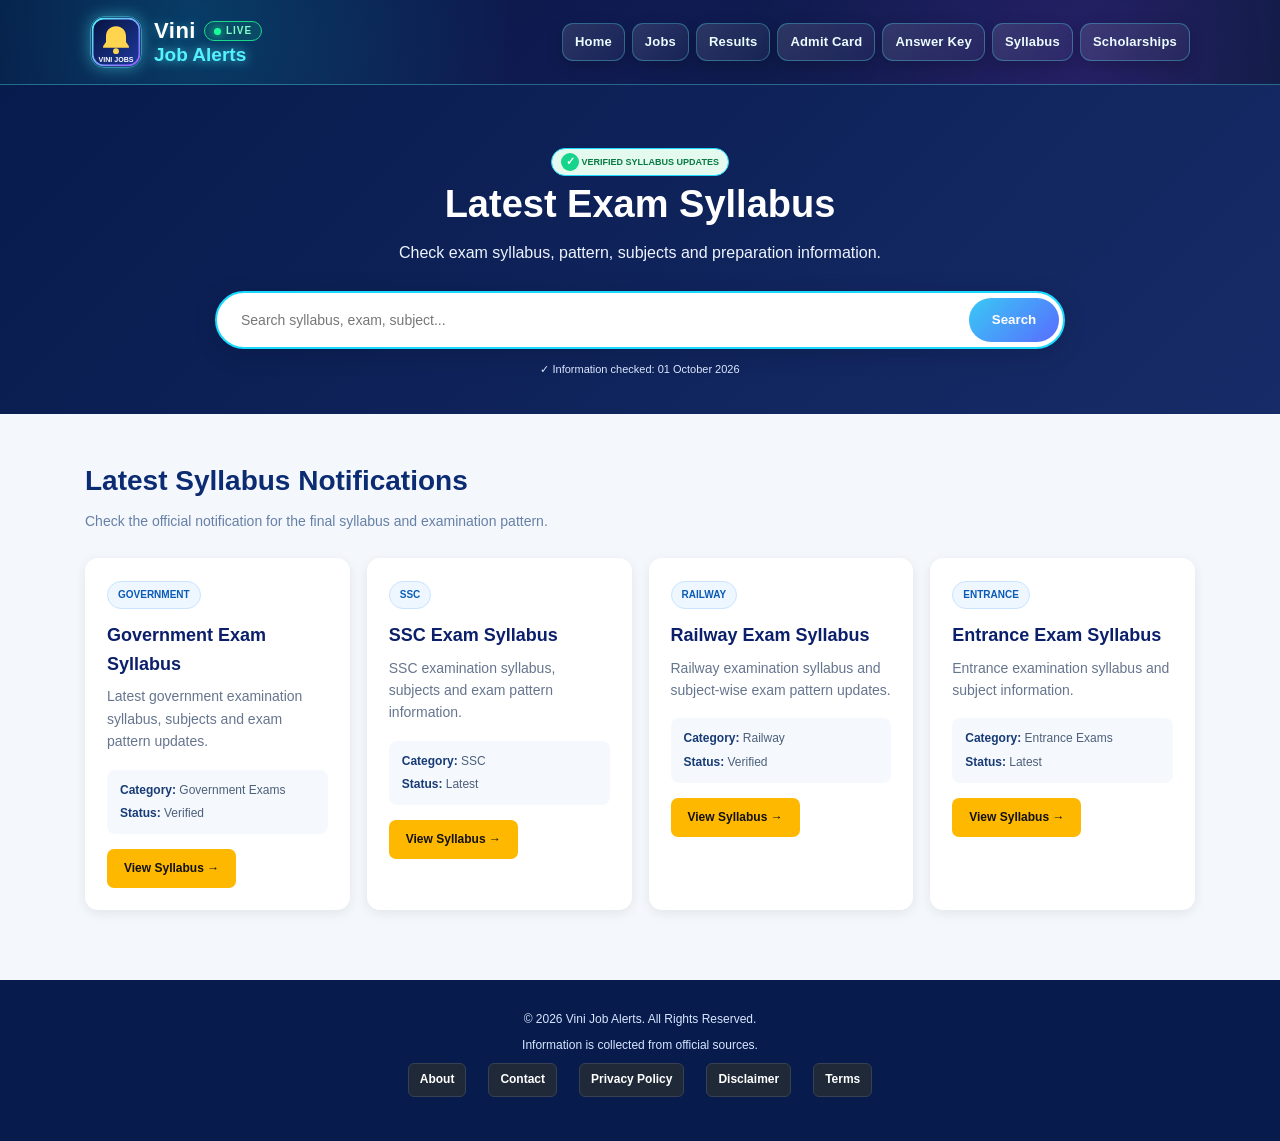
<file: syllabus.html>
<!DOCTYPE html>
<html lang="en">

<head>

    <meta charset="UTF-8">

    <meta name="viewport" content="width=device-width, initial-scale=1.0">

    <meta name="description"
          content="Latest government exam syllabus and exam pattern updates on Vini Job Alerts.">

    <title>Latest Exam Syllabus - Vini Job Alerts</title>

    <link rel="stylesheet" href="css/category.css">
    <link rel="stylesheet" href="css/vj-header.css">
    <link rel="stylesheet" href="css/style.css">

</head>

<body>

    <header class="header">

        <div class="container header-content">
    
            <a href="index.html" class="vj-brand">
                <img src="images/logo.svg" alt="Vini Job Alerts logo" class="vj-brand-logo">
                <span class="vj-brand-text">
                    <span class="vj-brand-top">
                        <strong>Vini</strong>
                        <span class="vj-live"><i></i>LIVE</span>
                    </span>
                    <span class="vj-brand-bottom">Job Alerts</span>
                </span>
            </a>
    
    
            <nav class="navbar">
    
                <a href="index.html">Home</a>
    
                <a href="jobs.html">Jobs</a>
    
                <a href="results.html">Results</a>
    
                <a href="admit-card.html">Admit Card</a>
    
                <a href="answer-key.html">Answer Key</a>
    
                <a href="syllabus.html">Syllabus</a>
    
                <a href="scholarships.html">Scholarships</a>
    
            </nav>
    
        </div>
    
    </header>


<section class="category-hero">

    <div class="hero-container">

        <div class="verified-badge">

            <span class="check">✓</span>

            VERIFIED SYLLABUS UPDATES

        </div>

        <h1>
            Latest Exam Syllabus
        </h1>

        <p>
            Check exam syllabus, pattern, subjects and preparation information.
        </p>

        <div class="category-search">

            <input
                type="text"
                id="categorySearch"
                placeholder="Search syllabus, exam, subject..."
            >

            <button id="categorySearchButton">
                Search
            </button>

        </div>

        <p class="checked-date">
            ✓ Information checked: 01 October 2026
        </p>

    </div>

</section>


<main class="category-content">

    <div class="section-heading">

        <h2>
            Latest Syllabus Notifications
        </h2>

        <p>
            Check the official notification for the final syllabus and examination pattern.
        </p>

    </div>


    <div class="category-grid">


        <article class="category-card">

            <span class="card-tag">
                Government
            </span>

            <h3>
                Government Exam Syllabus
            </h3>

            <p>
                Latest government examination syllabus, subjects and exam pattern updates.
            </p>

            <div class="card-info">

                <div>
                    <strong>Category:</strong> Government Exams
                </div>

                <div>
                    <strong>Status:</strong> Verified
                </div>

            </div>

            <a href="#" class="card-button">
                View Syllabus →
            </a>

        </article>


        <article class="category-card">

            <span class="card-tag">
                SSC
            </span>

            <h3>
                SSC Exam Syllabus
            </h3>

            <p>
                SSC examination syllabus, subjects and exam pattern information.
            </p>

            <div class="card-info">

                <div>
                    <strong>Category:</strong> SSC
                </div>

                <div>
                    <strong>Status:</strong> Latest
                </div>

            </div>

            <a href="#" class="card-button">
                View Syllabus →
            </a>

        </article>


        <article class="category-card">

            <span class="card-tag">
                Railway
            </span>

            <h3>
                Railway Exam Syllabus
            </h3>

            <p>
                Railway examination syllabus and subject-wise exam pattern updates.
            </p>

            <div class="card-info">

                <div>
                    <strong>Category:</strong> Railway
                </div>

                <div>
                    <strong>Status:</strong> Verified
                </div>

            </div>

            <a href="#" class="card-button">
                View Syllabus →
            </a>

        </article>


        <article class="category-card">

            <span class="card-tag">
                Entrance
            </span>

            <h3>
                Entrance Exam Syllabus
            </h3>

            <p>
                Entrance examination syllabus and subject information.
            </p>

            <div class="card-info">

                <div>
                    <strong>Category:</strong> Entrance Exams
                </div>

                <div>
                    <strong>Status:</strong> Latest
                </div>

            </div>

            <a href="#" class="card-button">
                View Syllabus →
            </a>

        </article>


    </div>


    <div id="noResult" class="no-result">
        No matching syllabus found. Please try another search.
    </div>

</main>


<footer class="site-footer">

    <p>
        © 2026 Vini Job Alerts. All Rights Reserved.
    </p>

    <p>
        Information is collected from official sources.
    </p>

    <div class="footer-links">

        <a href="about.html">About</a>
        <a href="contact.html">Contact</a>
        <a href="privacy-policy.html">Privacy Policy</a>
        <a href="disclaimer.html">Disclaimer</a>
        <a href="terms.html">Terms</a>

    </div>

</footer>


<script src="js/script.js"></script>

</body>

</html>
</file>
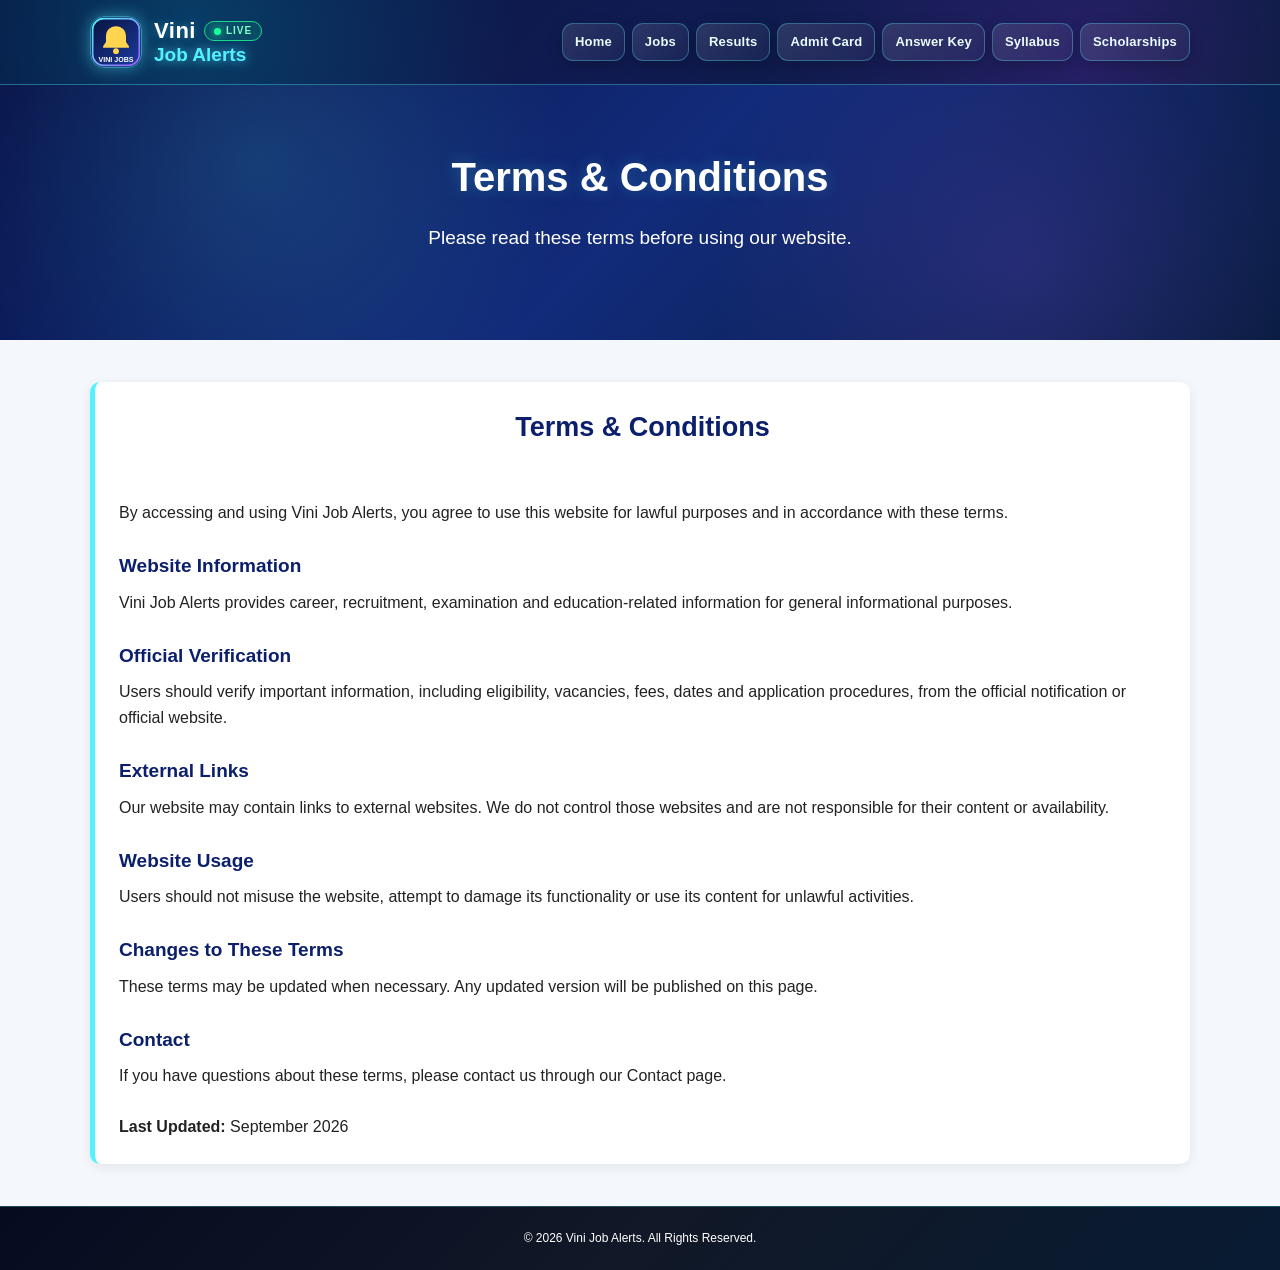
<file: terms.html>
<!DOCTYPE html>
<html lang="en">

<head>

    <meta charset="UTF-8">

    <meta name="viewport"
          content="width=device-width, initial-scale=1.0">

    <meta name="description"
          content="Terms and Conditions for Vini Job Alerts.">

    <title>Terms & Conditions - Vini Job Alerts</title>

    <link rel="stylesheet" href="css/style.css">
    <link rel="stylesheet" href="css/vj-header.css">

</head>

<body>

    <!-- HEADER -->

    <header class="header">

        <div class="container header-content">
    
            <a href="index.html" class="vj-brand">
                <img src="images/logo.svg" alt="Vini Job Alerts logo" class="vj-brand-logo">
                <span class="vj-brand-text">
                    <span class="vj-brand-top">
                        <strong>Vini</strong>
                        <span class="vj-live"><i></i>LIVE</span>
                    </span>
                    <span class="vj-brand-bottom">Job Alerts</span>
                </span>
            </a>
    
    
            <nav class="navbar">
    
                <a href="index.html">Home</a>
    
                <a href="jobs.html">Jobs</a>
    
                <a href="results.html">Results</a>
    
                <a href="admit-card.html">Admit Card</a>
    
                <a href="answer-key.html">Answer Key</a>
    
                <a href="syllabus.html">Syllabus</a>
    
                <a href="scholarships.html">Scholarships</a>
    
            </nav>
    
        </div>
    
    </header>


    <!-- MAIN -->

    <main>

        <section class="hero">

            <div class="container">

                <h1>Terms & Conditions</h1>

                <p>
                    Please read these terms before using our website.
                </p>

            </div>

        </section>


        <section class="categories">

            <div class="container">

                <div class="update-box">

                    <h2>Terms & Conditions</h2>

                    <br>

                    <p>
                        By accessing and using Vini Job Alerts,
                        you agree to use this website for lawful
                        purposes and in accordance with these terms.
                    </p>

                    <br>

                    <h3>Website Information</h3>

                    <p>
                        Vini Job Alerts provides career, recruitment,
                        examination and education-related information
                        for general informational purposes.
                    </p>

                    <br>

                    <h3>Official Verification</h3>

                    <p>
                        Users should verify important information,
                        including eligibility, vacancies, fees,
                        dates and application procedures, from the
                        official notification or official website.
                    </p>

                    <br>

                    <h3>External Links</h3>

                    <p>
                        Our website may contain links to external
                        websites. We do not control those websites
                        and are not responsible for their content
                        or availability.
                    </p>

                    <br>

                    <h3>Website Usage</h3>

                    <p>
                        Users should not misuse the website, attempt
                        to damage its functionality or use its
                        content for unlawful activities.
                    </p>

                    <br>

                    <h3>Changes to These Terms</h3>

                    <p>
                        These terms may be updated when necessary.
                        Any updated version will be published on
                        this page.
                    </p>

                    <br>

                    <h3>Contact</h3>

                    <p>
                        If you have questions about these terms,
                        please contact us through our Contact page.
                    </p>

                    <br>

                    <p>
                        <strong>Last Updated:</strong>
                        September 2026
                    </p>

                </div>

            </div>

        </section>

    </main>


    <!-- FOOTER -->

    <footer class="footer">

        <div class="container">

            <p>
                © 2026 Vini Job Alerts. All Rights Reserved.
            </p>

        </div>

    </footer>

</body>

</html>
</file>
<file: css/style.css>
/* =========================================
   VINI JOB ALERTS
   COMPLETE CLEAN CSS
   ========================================= */

   * {
    box-sizing: border-box;
    margin: 0;
    padding: 0;
}

html {
    scroll-behavior: smooth;
}

body {
    font-family: Arial, Helvetica, sans-serif;
    background: #f4f7fb;
    color: #222;
    line-height: 1.6;
    overflow-x: hidden;
}

a {
    text-decoration: none;
}

button,
input {
    font-family: Arial, Helvetica, sans-serif;
}

.container {
    width: 90%;
    max-width: 1100px;
    margin: 0 auto;
}


/* =========================================
   HEADER
   ========================================= */

.header {
    background:
        radial-gradient(
            circle at 15% 20%,
            rgba(0, 238, 255, 0.18),
            transparent 30%
        ),
        radial-gradient(
            circle at 85% 80%,
            rgba(153, 51, 255, 0.20),
            transparent 30%
        ),
        linear-gradient(
            135deg,
            #07133f,
            #101b52,
            #071b38
        );

    padding: 16px 0;

    border-bottom: 1px solid
        rgba(84, 242, 255, 0.35);

    box-shadow:
        0 8px 30px
        rgba(0, 0, 0, 0.25);
}

.header-content {
    display: flex;
    justify-content: space-between;
    align-items: center;
    gap: 18px;
}


/* =========================================
   LOGO
   ========================================= */

.logo {
    color: #ffffff;

    font-size: 24px;

    font-weight: bold;

    white-space: nowrap;

    text-shadow:
        0 0 10px
        rgba(84, 242, 255, 0.35);
}

.logo span {
    color: #54f2ff;

    text-shadow:
        0 0 12px
        rgba(84, 242, 255, 0.8);
}


/* =========================================
   NAVIGATION
   ========================================= */

.navbar {
    display: flex;

    flex-wrap: wrap;

    gap: 7px;

    justify-content: center;

    align-items: center;
}

.navbar a {
    position: relative;

    display: inline-flex;

    align-items: center;

    justify-content: center;

    min-height: 38px;

    padding: 7px 12px;

    color: #eafcff;

    background:
        linear-gradient(
            135deg,
            rgba(255, 255, 255, 0.12),
            rgba(255, 255, 255, 0.04)
        );

    border: 1px solid
        rgba(84, 242, 255, 0.30);

    border-radius: 11px;

    font-size: 13px;

    font-weight: bold;

    letter-spacing: 0.2px;

    overflow: hidden;

    box-shadow:
        0 5px 15px
        rgba(0, 0, 0, 0.20);

    transition:
        transform 0.25s ease,
        background 0.25s ease,
        border-color 0.25s ease,
        box-shadow 0.25s ease;
}

.navbar a::before {
    content: "";

    position: absolute;

    top: 0;
    left: -100%;

    width: 100%;
    height: 2px;

    background:
        linear-gradient(
            90deg,
            transparent,
            #54f2ff,
            #a855f7,
            transparent
        );

    transition: left 0.4s ease;
}

.navbar a:hover {
    color: #ffffff;

    background:
        linear-gradient(
            135deg,
            rgba(84, 242, 255, 0.25),
            rgba(155, 92, 255, 0.25)
        );

    border-color: #54f2ff;

    transform: translateY(-3px);

    box-shadow:
        0 8px 22px
        rgba(0, 0, 0, 0.30),

        0 0 18px
        rgba(84, 242, 255, 0.25);
}

.navbar a:hover::before {
    left: 100%;
}

.navbar a:active {
    transform:
        translateY(0)
        scale(0.96);
}


/* =========================================
   HERO
   ========================================= */

.hero {
    background:
        radial-gradient(
            circle at 20% 30%,
            rgba(84, 242, 255, 0.15),
            transparent 30%
        ),

        radial-gradient(
            circle at 80% 70%,
            rgba(155, 92, 255, 0.18),
            transparent 30%
        ),

        linear-gradient(
            135deg,
            #08134a,
            #122b7a,
            #071b3d
        );

    color: white;

    padding: 60px 0;

    text-align: center;
}

.hero h1 {
    font-size: 40px;

    margin-bottom: 14px;

    text-shadow:
        0 0 15px
        rgba(84, 242, 255, 0.25);
}

.hero p {
    font-size: 19px;

    margin-bottom: 27px;
}

.hero-button {
    display: inline-block;

    background:
        linear-gradient(
            135deg,
            #54f2ff,
            #7657ff
        );

    color: white;

    padding: 12px 23px;

    border-radius: 10px;

    font-weight: bold;

    border: 1px solid
        rgba(255, 255, 255, 0.25);

    box-shadow:
        0 7px 20px
        rgba(84, 242, 255, 0.20);

    transition: 0.25s ease;
}

.hero-button:hover {
    transform: translateY(-3px);

    box-shadow:
        0 10px 28px
        rgba(84, 242, 255, 0.35);
}


/* =========================================
   SMART SEARCH
   ========================================= */

.smart-search {
    width: 94%;

    max-width: 780px;

    margin: 32px auto 0;

    padding: 23px;

    background:
        linear-gradient(
            135deg,
            #160d35,
            #3b176d,
            #063b4c
        );

    border: 1px solid #54f2ff;

    border-radius: 23px;

    box-shadow:
        0 15px 40px
        rgba(0, 0, 0, 0.35),

        0 0 35px
        rgba(84, 242, 255, 0.20);
}

.search-heading {
    display: flex;

    align-items: center;

    justify-content: center;

    gap: 13px;

    margin-bottom: 17px;
}

.search-icon-big {
    width: 47px;

    height: 47px;

    display: flex;

    align-items: center;

    justify-content: center;

    background:
        linear-gradient(
            135deg,
            #54f2ff,
            #9b5cff
        );

    color: white;

    border-radius: 50%;

    font-size: 26px;

    font-weight: bold;

    box-shadow:
        0 0 20px
        rgba(84, 242, 255, 0.55);
}

.search-heading h2 {
    color: white;

    font-size: 22px;

    margin: 0;
}

.search-heading p {
    color: #d8faff;

    font-size: 12px;

    margin: 2px 0 0;
}


/* =========================================
   SEARCH BOX
   ========================================= */

.premium-search-box {
    width: 100%;

    max-width: 680px;

    height: 66px;

    margin: auto;

    display: flex;

    align-items: center;

    padding: 7px;

    background:
        linear-gradient(
            100deg,
            #fff7ff,
            #e7fbff,
            #f1e7ff
        );

    border: 3px solid transparent;

    border-radius: 40px;

    background-clip: padding-box;

    box-shadow:
        0 8px 25px
        rgba(0, 0, 0, 0.35),

        0 0 20px
        rgba(84, 242, 255, 0.25);

    transition: 0.25s ease;
}

.premium-search-box input {
    flex: 1;

    min-width: 0;

    height: 100%;

    border: none;

    outline: none;

    background: transparent;

    padding: 0 22px;

    font-size: 18px;

    font-weight: 500;

    color: #21113d;
}

.premium-search-box input::placeholder {
    color: #77708b;
}

.premium-search-box button {
    width: 52px;

    height: 52px;

    flex-shrink: 0;

    border: none;

    border-radius: 50%;

    background:
        linear-gradient(
            135deg,
            #00d9ff,
            #7657ff,
            #c14dff
        );

    color: white;

    font-size: 23px;

    cursor: pointer;

    box-shadow:
        0 0 18px
        rgba(118, 87, 255, 0.55);

    transition: 0.25s ease;
}

.premium-search-box button:hover {
    transform:
        scale(1.10)
        rotate(5deg);

    box-shadow:
        0 0 28px
        rgba(0, 217, 255, 0.75);
}

.premium-search-box button:active {
    transform: scale(0.96);
}

.premium-search-box:focus-within {
    box-shadow:
        0 8px 30px
        rgba(0, 0, 0, 0.35),

        0 0 25px
        rgba(84, 242, 255, 0.55);
}


/* =========================================
   SEARCH TAGS
   ========================================= */

.search-tags {
    display: flex;

    justify-content: center;

    flex-wrap: wrap;

    gap: 8px;

    margin-top: 14px;
}

.search-tags span {
    padding: 5px 11px;

    border: 1px solid
        rgba(84, 242, 255, 0.35);

    border-radius: 20px;

    color: #ffffff;

    font-size: 11px;

    background:
        rgba(255, 255, 255, 0.08);
}


/* =========================================
   HOME CATEGORIES
   ========================================= */

.categories {
    padding: 42px 0;
}

.categories h2,
.updates h2 {
    text-align: center;

    margin-bottom: 25px;

    color: #0b1f6b;

    font-size: 27px;
}

.category-grid {
    display: grid;

    grid-template-columns:
        repeat(4, 1fr);

    gap: 17px;
}

.category-card {
    display: block;

    background: white;

    padding: 21px;

    border-radius: 13px;

    box-shadow:
        0 3px 12px
        rgba(0, 0, 0, 0.08);

    color: #222;

    border: 1px solid transparent;

    transition: 0.25s ease;
}

.category-card:hover {
    transform: translateY(-4px);

    border-color:
        rgba(84, 242, 255, 0.45);

    box-shadow:
        0 12px 30px
        rgba(0, 0, 0, 0.12);
}

.category-card h3 {
    color: #0b1f6b;

    margin-bottom: 7px;

    font-size: 18px;
}


/* =========================================
   UPDATES
   ========================================= */

.updates {
    padding: 15px 0 45px;
}

.update-box {
    background: white;

    padding: 24px;

    border-left: 5px solid #54f2ff;

    border-radius: 10px;

    box-shadow:
        0 3px 12px
        rgba(0, 0, 0, 0.08);
}

.update-box h3 {
    color: #0b1f6b;

    margin-bottom: 8px;

    font-size: 19px;
}


/* =========================================
   VERIFIED HOME JOBS
   ========================================= */

.verified-home-section {
    padding: 40px 0;

    background:
        linear-gradient(
            180deg,
            #ffffff,
            #f1f6ff
        );
}

.verified-home-heading {
    display: flex;

    align-items: flex-end;

    justify-content: space-between;

    gap: 20px;

    margin-bottom: 24px;
}

.verified-label {
    display: inline-block;

    padding: 5px 10px;

    margin-bottom: 6px;

    border-radius: 20px;

    background: #e6faef;

    border: 1px solid #b7e8ca;

    color: #087a42;

    font-size: 9px;

    font-weight: bold;
}

.verified-home-heading h2 {
    color: #0b1f6b;

    font-size: 28px;

    margin-bottom: 3px;
}

.verified-home-heading p {
    color: #687997;

    font-size: 13px;
}

.verified-all-button {
    padding: 9px 16px;

    border-radius: 8px;

    background:
        linear-gradient(
            135deg,
            #54f2ff,
            #7657ff
        );

    color: white;

    font-size: 11px;

    font-weight: bold;

    white-space: nowrap;
}

.verified-home-grid {
    display: grid;

    grid-template-columns:
        repeat(4, 1fr);

    gap: 16px;
}

.verified-home-card {
    background: white;

    padding: 18px;

    border-radius: 14px;

    border: 1px solid #dfe8f5;

    box-shadow:
        0 4px 15px
        rgba(30, 55, 110, 0.07);

    transition: 0.25s ease;
}

.verified-home-card:hover {
    transform: translateY(-4px);

    box-shadow:
        0 10px 25px
        rgba(30, 55, 110, 0.13);
}

.home-card-top {
    display: flex;

    justify-content: space-between;

    align-items: center;

    margin-bottom: 10px;
}

.home-job-type {
    padding: 4px 9px;

    border-radius: 20px;

    background: #edf4ff;

    color: #2051a2;

    font-size: 9px;

    font-weight: bold;
}

.home-new {
    padding: 4px 8px;

    border-radius: 20px;

    background: #e8faef;

    color: #087b43;

    font-size: 8px;

    font-weight: bold;
}

.verified-home-card h3 {
    color: #102b70;

    font-size: 17px;

    line-height: 1.35;

    margin-bottom: 5px;
}

.home-organization {
    min-height: 39px;

    color: #75839b;

    font-size: 11px;

    line-height: 1.4;

    margin-bottom: 12px;
}

.home-job-info {
    display: grid;

    grid-template-columns:
        repeat(2, 1fr);

    gap: 7px;

    margin-bottom: 10px;
}

.home-job-info div {
    padding: 8px;

    background: #f7faff;

    border: 1px solid #edf2f8;

    border-radius: 7px;
}

.home-job-info div:last-child {
    grid-column: 1 / -1;
}

.home-job-info span {
    display: block;

    color: #8390a7;

    font-size: 8px;

    margin-bottom: 2px;
}

.home-job-info strong {
    color: #263a70;

    font-size: 10px;
}

.home-job-location {
    color: #677792;

    font-size: 10px;

    margin-bottom: 12px;
}

.home-details-button {
    display: block;

    width: 100%;

    padding: 9px;

    text-align: center;

    border-radius: 8px;

    background:
        linear-gradient(
            135deg,
            #54f2ff,
            #7657ff
        );

    color: white;

    font-size: 10px;

    font-weight: bold;
}

.home-source-note {
    margin-top: 15px;

    color: #7b899f;

    font-size: 10px;

    text-align: center;
}


/* =========================================
   JOBS PAGE
   ========================================= */

.jobs-page-hero {
    background:
        radial-gradient(
            circle at 15% 20%,
            rgba(84, 242, 255, 0.13),
            transparent 28%
        ),

        radial-gradient(
            circle at 85% 70%,
            rgba(118, 87, 255, 0.18),
            transparent 30%
        ),

        linear-gradient(
            135deg,
            #08134a,
            #122b7a,
            #071b3d
        );

    color: white;

    padding: 45px 0 32px;

    text-align: center;
}

.verified-heading {
    display: inline-flex;

    align-items: center;

    gap: 7px;

    padding: 5px 12px;

    background:
        rgba(84, 242, 255, 0.08);

    border: 1px solid
        rgba(84, 242, 255, 0.50);

    border-radius: 20px;

    color: #9df7ff;

    font-size: 10px;

    font-weight: bold;

    margin-bottom: 10px;
}

.verified-icon {
    width: 18px;

    height: 18px;

    display: inline-flex;

    align-items: center;

    justify-content: center;

    border-radius: 50%;

    background: #19d98b;

    color: white;
}

.jobs-page-hero h1 {
    font-size: 38px;

    margin-bottom: 7px;
}

.jobs-page-hero p {
    color: #d8e6ff;

    font-size: 16px;

    margin-bottom: 22px;
}

.verified-date {
    margin-top: 12px;

    color: #bcd0f1;

    font-size: 11px;
}


/* =========================================
   JOB SEARCH
   ========================================= */

.jobs-search-box {
    width: 90%;

    max-width: 720px;

    height: 58px;

    margin: auto;

    display: flex;

    align-items: center;

    padding: 5px;

    background: white;

    border: 2px solid #54f2ff;

    border-radius: 32px;

    box-shadow:
        0 0 22px
        rgba(84, 242, 255, 0.22);
}

.jobs-search-box input {
    flex: 1;

    min-width: 0;

    height: 100%;

    border: none;

    outline: none;

    background: transparent;

    color: #172554;

    padding: 0 18px;

    font-size: 15px;
}

.jobs-search-box button {
    height: 46px;

    padding: 0 21px;

    border: none;

    border-radius: 25px;

    background:
        linear-gradient(
            135deg,
            #54f2ff,
            #7657ff
        );

    color: white;

    font-size: 13px;

    font-weight: bold;

    cursor: pointer;
}


/* =========================================
   JOB SECTION
   ========================================= */

.jobs-page-section {
    padding: 40px 0 55px;

    background: #f4f7fb;
}

.jobs-section-header {
    display: flex;

    align-items: center;

    justify-content: space-between;

    gap: 20px;

    margin-bottom: 22px;
}

.jobs-section-header h2 {
    color: #0b1f6b;

    font-size: 27px;

    margin-bottom: 3px;
}

.jobs-section-header p {
    color: #6d7d98;

    font-size: 13px;
}

.source-badge {
    padding: 8px 13px;

    border-radius: 20px;

    border: 1px solid #c5d8fa;

    background: #edf4ff;

    color: #2151a1;

    font-size: 10px;

    font-weight: bold;
}


/* JOB LIST */

.professional-job-list {
    display: flex;

    flex-direction: column;

    gap: 17px;
}

.professional-job-card {
    background: white;

    border: 1px solid #dfe7f3;

    border-radius: 15px;

    padding: 20px;

    box-shadow:
        0 4px 15px
        rgba(20, 45, 100, 0.07);

    transition: 0.25s ease;
}

.professional-job-card:hover {
    transform: translateY(-3px);

    box-shadow:
        0 10px 25px
        rgba(20, 45, 100, 0.12);
}

.job-card-top {
    display: flex;

    align-items: flex-start;

    justify-content: space-between;

    gap: 15px;

    padding-bottom: 15px;

    border-bottom: 1px solid #edf1f7;
}

.job-title-area {
    flex: 1;
}

.verified-badge {
    display: inline-block;

    padding: 4px 9px;

    margin-bottom: 6px;

    border-radius: 20px;

    background: #e5faef;

    color: #087b43;

    font-size: 9px;

    font-weight: bold;
}

.job-title-area h3 {
    color: #102b70;

    font-size: 20px;

    margin-bottom: 3px;
}

.job-department {
    color: #70809a;

    font-size: 12px;
}

.job-status {
    padding: 5px 10px;

    border-radius: 16px;

    font-size: 9px;

    font-weight: bold;

    white-space: nowrap;
}

.job-status.active {
    color: #087b43;

    background: #e5faef;

    border: 1px solid #b8e7cb;
}


/* JOB DETAILS */

.job-details-grid {
    display: grid;

    grid-template-columns:
        repeat(3, 1fr);

    gap: 11px;

    padding: 16px 0;
}

.job-details-grid div {
    background: #f7faff;

    border: 1px solid #e8eef7;

    border-radius: 9px;

    padding: 10px;
}

.job-details-grid span {
    display: block;

    color: #7a89a2;

    font-size: 10px;

    margin-bottom: 3px;
}

.job-details-grid strong {
    display: block;

    color: #20366f;

    font-size: 12px;
}


/* JOB NOTE */

.job-note {
    display: flex;

    flex-wrap: wrap;

    gap: 8px 20px;

    padding: 10px 12px;

    background: #f8fbff;

    border: 1px solid #edf2f8;

    border-radius: 8px;

    color: #647590;

    font-size: 10px;
}


/* JOB BOTTOM */

.job-card-bottom {
    display: flex;

    align-items: center;

    justify-content: space-between;

    gap: 15px;

    padding-top: 15px;

    margin-top: 12px;

    border-top: 1px solid #edf1f7;
}

.verified-note {
    color: #6b7b95;

    font-size: 10px;
}

.job-action-buttons {
    display: flex;

    flex-wrap: wrap;

    gap: 7px;
}

.official-button,
.apply-button {
    display: inline-block;

    padding: 9px 14px;

    border-radius: 8px;

    font-size: 10px;

    font-weight: bold;
}

.official-button {
    background: #edf4ff;

    border: 1px solid #bfd4fa;

    color: #174d9e;
}

.apply-button {
    background:
        linear-gradient(
            135deg,
            #54f2ff,
            #7657ff
        );

    color: white;
}

.official-button:hover,
.apply-button:hover {
    transform: translateY(-2px);
}


/* NO RESULTS */

.no-jobs-message {
    display: none;

    background: white;

    padding: 25px;

    border-radius: 10px;

    text-align: center;

    color: #687997;

    margin-bottom: 20px;
}


/* TRUST BOX */

.jobs-trust-box {
    display: flex;

    align-items: flex-start;

    gap: 12px;

    margin-top: 22px;

    padding: 18px;

    background: white;

    border: 1px solid #dce8f7;

    border-left: 5px solid #19c982;

    border-radius: 10px;

    box-shadow:
        0 3px 12px
        rgba(0, 0, 0, 0.05);
}

.trust-icon {
    width: 29px;

    height: 29px;

    flex-shrink: 0;

    display: flex;

    align-items: center;

    justify-content: center;

    border-radius: 50%;

    background: #19c982;

    color: white;

    font-weight: bold;
}

.jobs-trust-box h3 {
    color: #173676;

    font-size: 16px;

    margin-bottom: 3px;
}

.jobs-trust-box p {
    color: #697993;

    font-size: 12px;
}


/* =========================================
   JOB DETAIL PAGE
   ========================================= */

.job-detail-hero {
    background:
        radial-gradient(
            circle at 20% 20%,
            rgba(84, 242, 255, 0.15),
            transparent 30%
        ),

        radial-gradient(
            circle at 80% 70%,
            rgba(118, 87, 255, 0.18),
            transparent 30%
        ),

        linear-gradient(
            135deg,
            #08134a,
            #122b7a,
            #071b3d
        );

    color: white;

    padding: 45px 0;

    text-align: center;
}

.detail-verified {
    display: inline-block;

    padding: 5px 12px;

    margin-bottom: 10px;

    border-radius: 20px;

    color: #8af5c5;

    background:
        rgba(25, 217, 139, 0.10);

    border: 1px solid
        rgba(25, 217, 139, 0.45);

    font-size: 10px;

    font-weight: bold;
}

.job-detail-hero h1 {
    font-size: 37px;

    margin-bottom: 8px;
}

.job-detail-hero p {
    color: #dce8ff;

    font-size: 16px;
}

.detail-meta {
    display: flex;

    justify-content: center;

    flex-wrap: wrap;

    gap: 8px;

    margin-top: 17px;
}

.detail-meta span {
    padding: 6px 12px;

    border-radius: 20px;

    background:
        rgba(255, 255, 255, 0.08);

    border: 1px solid
        rgba(255, 255, 255, 0.18);

    color: white;

    font-size: 11px;
}

.job-detail-section {
    padding: 40px 0 55px;

    background: #f4f7fb;
}

.detail-card {
    background: white;

    padding: 25px;

    margin-bottom: 18px;

    border: 1px solid #dfe7f2;

    border-radius: 13px;

    box-shadow:
        0 4px 15px
        rgba(20, 45, 100, 0.06);
}

.detail-card h2 {
    color: #0b1f6b;

    font-size: 21px;

    margin-bottom: 14px;
}

.detail-card p {
    color: #62718d;

    font-size: 13px;

    margin-bottom: 9px;
}

.overview-grid {
    display: grid;

    grid-template-columns:
        repeat(4, 1fr);

    gap: 11px;
}

.overview-grid div {
    padding: 12px;

    background: #f7faff;

    border: 1px solid #e7edf6;

    border-radius: 9px;
}

.overview-grid span {
    display: block;

    color: #7c8aa2;

    font-size: 10px;

    margin-bottom: 4px;
}

.overview-grid strong {
    display: block;

    color: #20366f;

    font-size: 12px;

    line-height: 1.4;
}

.detail-highlight {
    padding: 15px;

    margin-top: 10px;

    background: #f7fbff;

    border-left: 4px solid #54f2ff;

    border-radius: 8px;
}

.detail-highlight strong {
    color: #173a85;

    font-size: 13px;
}

.detail-highlight p {
    margin-top: 6px;

    margin-bottom: 0;
}

.walkin-box {
    display: grid;

    grid-template-columns:
        1fr 1fr 2fr;

    gap: 12px;

    padding: 15px;

    background:
        linear-gradient(
            135deg,
            #f4fbff,
            #f8f5ff
        );

    border: 1px solid #dce7f6;

    border-radius: 10px;
}

.walkin-box div {
    padding: 12px;

    background: white;

    border: 1px solid #e5ecf6;

    border-radius: 8px;
}

.walkin-box span {
    display: block;

    color: #7988a0;

    font-size: 10px;

    margin-bottom: 4px;
}

.walkin-box strong {
    display: block;

    color: #20366f;

    font-size: 12px;

    line-height: 1.4;
}

.detail-list {
    padding-left: 20px;
}

.detail-list li {
    color: #60718d;

    font-size: 13px;

    margin-bottom: 8px;
}

.important-detail-card {
    background: white;

    padding: 24px;

    border-left: 5px solid #ffb300;

    border-radius: 11px;

    box-shadow:
        0 4px 15px
        rgba(20, 45, 100, 0.07);
}

.important-detail-card h2 {
    color: #8a5b00;

    font-size: 20px;

    margin-bottom: 8px;
}

.important-detail-card p {
    color: #687997;

    font-size: 13px;
}

.detail-buttons {
    display: flex;

    flex-wrap: wrap;

    gap: 10px;

    margin-top: 17px;
}

.official-detail-button,
.back-detail-button {
    display: inline-block;

    padding: 11px 17px;

    border-radius: 8px;

    font-size: 11px;

    font-weight: bold;
}

.official-detail-button {
    background:
        linear-gradient(
            135deg,
            #54f2ff,
            #7657ff
        );

    color: white;
}

.back-detail-button {
    background: #edf3fb;

    border: 1px solid #d5e0ef;

    color: #294779;
}


/* =========================================
   FOOTER
   ========================================= */

.footer {
    background:
        linear-gradient(
            135deg,
            #070b20,
            #111827,
            #081b32
        );

    color: white;

    text-align: center;

    padding: 22px 0;

    border-top: 1px solid
        rgba(84, 242, 255, 0.25);
}

.footer-links {
    display: flex;

    flex-wrap: wrap;

    justify-content: center;

    gap: 8px;

    margin-bottom: 14px;
}

.footer-links a {
    color: white;

    background: #1f2937;

    border: 1px solid #374151;

    padding: 6px 11px;

    border-radius: 6px;

    font-size: 12px;

    font-weight: bold;

    transition: 0.2s ease;
}

.footer-links a:hover {
    background: #54f2ff;

    color: #07133f;

    border-color: #54f2ff;
}

.footer p {
    font-size: 12px;
}


/* =========================================
   TABLET
   ========================================= */

@media (max-width: 1000px) {

    .header-content {
        flex-direction: column;

        gap: 14px;
    }

    .navbar {
        width: 100%;
    }

    .category-grid {
        grid-template-columns:
            repeat(2, 1fr);
    }

    .verified-home-grid {
        grid-template-columns:
            repeat(2, 1fr);
    }

    .overview-grid {
        grid-template-columns:
            repeat(2, 1fr);
    }

}


/* =========================================
   MOBILE
   ========================================= */

@media (max-width: 600px) {

    .logo {
        font-size: 21px;
    }

    .navbar {
        gap: 5px;
    }

    .navbar a {
        min-height: 35px;

        padding: 6px 8px;

        font-size: 11px;

        border-radius: 8px;
    }

    .hero {
        padding: 50px 0;
    }

    .hero h1 {
        font-size: 29px;
    }

    .hero p {
        font-size: 16px;
    }

    .smart-search {
        width: 94%;

        padding: 17px 13px;
    }

    .search-heading h2 {
        font-size: 18px;
    }

    .search-heading p {
        font-size: 10px;
    }

    .search-icon-big {
        width: 41px;

        height: 41px;

        font-size: 22px;
    }

    .premium-search-box {
        height: 57px;
    }

    .premium-search-box input {
        font-size: 15px;

        padding: 0 13px;
    }

    .premium-search-box button {
        width: 45px;

        height: 45px;

        font-size: 19px;
    }

    .categories {
        padding: 35px 0;
    }

    .categories h2,
    .updates h2 {
        font-size: 24px;
    }

    .category-grid {
        grid-template-columns: 1fr;
    }

    .category-card {
        padding: 19px;
    }

    .verified-home-heading {
        flex-direction: column;

        align-items: flex-start;
    }

    .verified-home-heading h2 {
        font-size: 24px;
    }

    .verified-home-grid {
        grid-template-columns: 1fr;
    }

    .jobs-heading-row,
    .jobs-section-header {
        flex-direction: column;

        align-items: flex-start;
    }

    .job-details-grid {
        grid-template-columns:
            repeat(2, 1fr);
    }

    .job-card-bottom {
        flex-direction: column;

        align-items: flex-start;
    }

    .job-action-buttons {
        width: 100%;
    }

    .job-action-buttons a {
        text-align: center;
    }

    .overview-grid {
        grid-template-columns: 1fr;
    }

    .walkin-box {
        grid-template-columns: 1fr;
    }

    .detail-card {
        padding: 18px;
    }

    .job-detail-hero h1 {
        font-size: 28px;
    }

    .footer {
        padding: 19px 0;
    }

    .footer-links {
        gap: 6px;
    }

    .footer-links a {
        padding: 6px 9px;

        font-size: 11px;
    }

    .footer p {
        font-size: 11px;
    }

    /* =========================================
   UNIQUE ACTION BUTTONS
   RESULT / ADMIT CARD / ANSWER KEY /
   SYLLABUS / SCHOLARSHIP
========================================= */

.category-card button {
    display: inline-flex;

    align-items: center;

    justify-content: center;

    gap: 8px;

    min-width: 180px;

    min-height: 45px;

    padding: 10px 18px;

    margin-top: 14px;

    border: 1px solid
        rgba(255, 255, 255, 0.25);

    border-radius: 10px;

    background:
        linear-gradient(
            135deg,
            #54f2ff,
            #7657ff,
            #a43cff
        );

    color: #ffffff;

    font-size: 13px;

    font-weight: bold;

    letter-spacing: 0.2px;

    cursor: pointer;

    box-shadow:
        0 6px 18px
        rgba(84, 242, 255, 0.22),

        0 0 12px
        rgba(118, 87, 255, 0.18);

    transition:
        transform 0.25s ease,
        box-shadow 0.25s ease,
        background 0.25s ease;
}


/* HOVER */

.category-card button:hover {

    background:
        linear-gradient(
            135deg,
            #00dfff,
            #5b5cff,
            #c044ff
        );

    transform:
        translateY(-3px)
        scale(1.02);

    box-shadow:
        0 10px 25px
        rgba(84, 242, 255, 0.30),

        0 0 20px
        rgba(118, 87, 255, 0.30);
}


/* CLICK */

.category-card button:active {

    transform:
        translateY(0)
        scale(0.97);

}


/* =========================================
   BUTTON ARROW EFFECT
========================================= */

.category-card button::after {

    content: "→";

    font-size: 18px;

    line-height: 1;

    transition:
        transform 0.25s ease;
}

.category-card button:hover::after {

    transform:
        translateX(4px);

}


/* =========================================
   MOBILE
========================================= */

@media (max-width: 600px) {

    .category-card button {

        width: 100%;

        min-width: 0;

        min-height: 43px;

        font-size: 12px;

    }

}

/* =========================================
   RESULTS PAGE
========================================= */

.result-page-hero {
    background:
        radial-gradient(
            circle at 15% 25%,
            rgba(84, 242, 255, 0.15),
            transparent 30%
        ),

        radial-gradient(
            circle at 85% 70%,
            rgba(155, 92, 255, 0.18),
            transparent 30%
        ),

        linear-gradient(
            135deg,
            #08134a,
            #122b7a,
            #071b3d
        );

    color: white;

    text-align: center;

    padding: 45px 0;
}


.result-label {
    display: inline-block;

    padding: 5px 11px;

    border-radius: 20px;

    background:
        rgba(84, 242, 255, 0.09);

    border: 1px solid
        rgba(84, 242, 255, 0.40);

    color: #9df7ff;

    font-size: 10px;

    font-weight: bold;

    margin-bottom: 10px;
}


.result-page-hero h1 {
    font-size: 38px;

    margin-bottom: 7px;
}


.result-page-hero p {
    color: #d8e6ff;

    font-size: 16px;
}


/* =========================================
   RESULT SECTION
========================================= */

.result-page-section {
    background: #f4f7fb;

    padding: 40px 0 55px;
}


/* =========================================
   INTRO BOX
========================================= */

.result-intro-box {
    display: flex;

    align-items: center;

    gap: 15px;

    background: white;

    padding: 20px;

    margin-bottom: 25px;

    border-left: 5px solid #54f2ff;

    border-radius: 11px;

    box-shadow:
        0 4px 15px
        rgba(20, 45, 100, 0.06);
}


.result-intro-icon {
    width: 52px;

    height: 52px;

    flex-shrink: 0;

    display: flex;

    align-items: center;

    justify-content: center;

    border-radius: 13px;

    background:
        linear-gradient(
            135deg,
            #54f2ff,
            #7657ff
        );

    color: white;

    font-size: 25px;
}


.result-intro-box h2 {
    color: #0b1f6b;

    font-size: 21px;

    margin-bottom: 3px;
}


.result-intro-box p {
    color: #687997;

    font-size: 12px;
}


/* =========================================
   RESULT GRID
========================================= */

.result-grid {
    display: grid;

    grid-template-columns:
        repeat(2, 1fr);

    gap: 18px;
}


/* =========================================
   RESULT CARD
========================================= */

.result-card {
    background: white;

    padding: 21px;

    border-radius: 14px;

    border: 1px solid #dfe7f3;

    box-shadow:
        0 4px 15px
        rgba(20, 45, 100, 0.07);

    transition:
        transform 0.25s ease,
        box-shadow 0.25s ease;
}


.result-card:hover {
    transform: translateY(-4px);

    box-shadow:
        0 10px 25px
        rgba(20, 45, 100, 0.12);
}


/* CARD HEADER */

.result-card-header {
    display: flex;

    align-items: center;

    justify-content: space-between;

    gap: 10px;

    margin-bottom: 13px;
}


.result-icon {
    width: 55px;

    height: 55px;

    display: flex;

    align-items: center;

    justify-content: center;

    border-radius: 13px;

    color: white;

    font-size: 25px;
}


.blue-result {
    background:
        linear-gradient(
            135deg,
            #2196ff,
            #1856d8
        );
}


.purple-result {
    background:
        linear-gradient(
            135deg,
            #a344ff,
            #6824ca
        );
}


.green-result {
    background:
        linear-gradient(
            135deg,
            #1dd878,
            #078e48
        );
}


.orange-result {
    background:
        linear-gradient(
            135deg,
            #ffac27,
            #de6900
        );
}


.result-status {
    padding: 5px 9px;

    border-radius: 20px;

    background: #fff5da;

    border: 1px solid #f2d894;

    color: #996900;

    font-size: 8px;

    font-weight: bold;
}


/* TEXT */

.result-card h3 {
    color: #0b1f6b;

    font-size: 19px;

    margin-bottom: 6px;
}


.result-card > p {
    color: #687997;

    font-size: 12px;

    line-height: 1.55;

    margin-bottom: 15px;
}


/* =========================================
   RESULT INFORMATION
========================================= */

.result-info {
    display: grid;

    grid-template-columns:
        repeat(3, 1fr);

    gap: 7px;

    margin-bottom: 15px;
}


.result-info div {
    padding: 9px;

    background: #f7faff;

    border: 1px solid #e8eef7;

    border-radius: 8px;
}


.result-info span {
    display: block;

    color: #7b89a1;

    font-size: 8px;

    margin-bottom: 3px;
}


.result-info strong {
    display: block;

    color: #263b70;

    font-size: 10px;

    line-height: 1.4;
}


/* =========================================
   UNIQUE RESULT BUTTON
========================================= */

.result-action-button {
    width: 100%;

    min-height: 44px;

    border: none;

    border-radius: 9px;

    background:
        linear-gradient(
            135deg,
            #54f2ff,
            #7657ff,
            #a43cff
        );

    color: white;

    font-size: 12px;

    font-weight: bold;

    cursor: pointer;

    box-shadow:
        0 6px 18px
        rgba(84, 242, 255, 0.20);

    transition:
        transform 0.25s ease,
        box-shadow 0.25s ease;
}


.result-action-button::after {
    content: "  →";

    font-size: 17px;

    transition:
        margin-left 0.2s ease;
}


.result-action-button:hover {
    transform: translateY(-3px);

    box-shadow:
        0 10px 24px
        rgba(84, 242, 255, 0.30);
}


.result-action-button:hover::after {
    margin-left: 4px;
}


.result-action-button:active {
    transform: scale(0.97);
}


/* =========================================
   TRUST BOX
========================================= */

.result-trust-box {
    display: flex;

    align-items: flex-start;

    gap: 12px;

    margin-top: 22px;

    padding: 18px;

    background: white;

    border: 1px solid #dce8f7;

    border-left: 5px solid #19c982;

    border-radius: 10px;

    box-shadow:
        0 3px 12px
        rgba(0, 0, 0, 0.05);
}


.result-trust-icon {
    width: 29px;

    height: 29px;

    flex-shrink: 0;

    display: flex;

    align-items: center;

    justify-content: center;

    border-radius: 50%;

    background: #19c982;

    color: white;

    font-weight: bold;
}


.result-trust-box h3 {
    color: #173676;

    font-size: 16px;

    margin-bottom: 3px;
}


.result-trust-box p {
    color: #697993;

    font-size: 12px;
}


/* =========================================
   MOBILE
========================================= */

@media (max-width: 700px) {

    .result-grid {
        grid-template-columns: 1fr;
    }

    .result-info {
        grid-template-columns: 1fr;
    }

}


@media (max-width: 500px) {

    .result-page-hero {
        padding: 35px 0;
    }

    .result-page-hero h1 {
        font-size: 29px;
    }

    .result-page-hero p {
        font-size: 14px;
    }

    .result-intro-box {
        align-items: flex-start;

        padding: 16px;
    }

    .result-intro-icon {
        width: 45px;

        height: 45px;

        font-size: 21px;
    }

    .result-intro-box h2 {
        font-size: 18px;
    }

    .result-card {
        padding: 17px;
    }

}

/* =========================================
   RESULT PAGE
========================================= */

.result-page-hero {
    background:
        radial-gradient(
            circle at 20% 25%,
            rgba(84, 242, 255, 0.15),
            transparent 30%
        ),
        radial-gradient(
            circle at 80% 75%,
            rgba(155, 92, 255, 0.18),
            transparent 30%
        ),
        linear-gradient(
            135deg,
            #08134a,
            #122b7a,
            #071b3d
        );

    color: white;

    text-align: center;

    padding: 45px 0;
}


.result-label {
    display: inline-block;

    padding: 6px 12px;

    margin-bottom: 10px;

    border-radius: 20px;

    color: #9df7ff;

    background:
        rgba(84, 242, 255, 0.08);

    border: 1px solid
        rgba(84, 242, 255, 0.40);

    font-size: 10px;

    font-weight: bold;
}


.result-page-hero h1 {
    font-size: 38px;

    margin-bottom: 8px;
}


.result-page-hero p {
    color: #d8e6ff;

    font-size: 16px;
}


/* =========================================
   RESULT SECTION
========================================= */

.result-page-section {
    padding: 40px 0 55px;

    background: #f4f7fb;
}


/* =========================================
   INTRO
========================================= */

.result-intro-box {
    display: flex;

    align-items: center;

    gap: 15px;

    background: white;

    padding: 20px;

    margin-bottom: 25px;

    border-left: 5px solid #54f2ff;

    border-radius: 11px;

    box-shadow:
        0 4px 15px
        rgba(20, 45, 100, 0.06);
}


.result-intro-icon {
    width: 52px;

    height: 52px;

    flex-shrink: 0;

    display: flex;

    align-items: center;

    justify-content: center;

    border-radius: 13px;

    background:
        linear-gradient(
            135deg,
            #54f2ff,
            #7657ff
        );

    color: white;

    font-size: 25px;
}


.result-intro-box h2 {
    color: #0b1f6b;

    font-size: 21px;

    margin-bottom: 4px;
}


.result-intro-box p {
    color: #687997;

    font-size: 12px;
}


/* =========================================
   RESULT GRID
========================================= */

.result-grid {
    display: grid;

    grid-template-columns:
        repeat(2, 1fr);

    gap: 18px;
}


/* =========================================
   RESULT CARD
========================================= */

.result-card {
    background: white;

    padding: 21px;

    border: 1px solid #dfe7f3;

    border-radius: 14px;

    box-shadow:
        0 4px 15px
        rgba(20, 45, 100, 0.07);

    transition:
        transform 0.25s ease,
        box-shadow 0.25s ease;
}


.result-card:hover {
    transform: translateY(-4px);

    box-shadow:
        0 10px 25px
        rgba(20, 45, 100, 0.12);
}


/* CARD HEADER */

.result-card-header {
    display: flex;

    align-items: center;

    justify-content: space-between;

    gap: 10px;

    margin-bottom: 13px;
}


/* ICON */

.result-icon {
    width: 55px;

    height: 55px;

    display: flex;

    align-items: center;

    justify-content: center;

    border-radius: 13px;

    color: white;

    font-size: 25px;
}


.blue-result {
    background:
        linear-gradient(
            135deg,
            #2196ff,
            #1856d8
        );
}


.purple-result {
    background:
        linear-gradient(
            135deg,
            #a344ff,
            #6824ca
        );
}


.green-result {
    background:
        linear-gradient(
            135deg,
            #1dd878,
            #078e48
        );
}


.orange-result {
    background:
        linear-gradient(
            135deg,
            #ffac27,
            #de6900
        );
}


/* STATUS */

.result-status {
    padding: 5px 9px;

    border-radius: 20px;

    color: #996900;

    background: #fff5da;

    border: 1px solid #f2d894;

    font-size: 8px;

    font-weight: bold;
}


/* TEXT */

.result-card h3 {
    color: #0b1f6b;

    font-size: 19px;

    margin-bottom: 6px;
}


.result-card > p {
    color: #687997;

    font-size: 12px;

    line-height: 1.55;

    margin-bottom: 15px;
}


/* =========================================
   RESULT INFO
========================================= */

.result-info {
    display: grid;

    grid-template-columns:
        repeat(3, 1fr);

    gap: 7px;

    margin-bottom: 15px;
}


.result-info div {
    padding: 9px;

    background: #f7faff;

    border: 1px solid #e8eef7;

    border-radius: 8px;
}


.result-info span {
    display: block;

    color: #7b89a1;

    font-size: 8px;

    margin-bottom: 3px;
}


.result-info strong {
    display: block;

    color: #263b70;

    font-size: 10px;

    line-height: 1.4;
}


/* =========================================
   UNIQUE RESULT BUTTON
========================================= */

.result-action-button {
    display: flex;

    align-items: center;

    justify-content: center;

    width: 100%;

    min-height: 45px;

    padding: 0 16px;

    border: 1px solid
        rgba(255, 255, 255, 0.25);

    border-radius: 10px;

    outline: none;

    background:
        linear-gradient(
            135deg,
            #54f2ff,
            #7657ff,
            #a43cff
        );

    color: white;

    font-size: 13px;

    font-weight: bold;

    letter-spacing: 0.2px;

    cursor: pointer;

    box-shadow:
        0 6px 18px
        rgba(84, 242, 255, 0.22);

    transition:
        transform 0.25s ease,
        box-shadow 0.25s ease,
        filter 0.25s ease;
}


/* BUTTON ARROW */

.result-action-button::after {
    content: " →";

    font-size: 18px;

    transition:
        transform 0.25s ease;
}


.result-action-button:hover {

    transform: translateY(-3px);

    filter: brightness(1.05);

    box-shadow:
        0 10px 25px
        rgba(84, 242, 255, 0.32);
}


.result-action-button:hover::after {
    transform: translateX(4px);
}


.result-action-button:active {
    transform: scale(0.97);
}


/* =========================================
   TRUST BOX
========================================= */

.result-trust-box {
    display: flex;

    align-items: flex-start;

    gap: 12px;

    margin-top: 22px;

    padding: 18px;

    background: white;

    border: 1px solid #dce8f7;

    border-left: 5px solid #19c982;

    border-radius: 10px;

    box-shadow:
        0 3px 12px
        rgba(0, 0, 0, 0.05);
}


.result-trust-icon {
    width: 29px;

    height: 29px;

    flex-shrink: 0;

    display: flex;

    align-items: center;

    justify-content: center;

    border-radius: 50%;

    background: #19c982;

    color: white;

    font-weight: bold;
}


.result-trust-box h3 {
    color: #173676;

    font-size: 16px;

    margin-bottom: 3px;
}


.result-trust-box p {
    color: #697993;

    font-size: 12px;
}


/* =========================================
   RESULT PAGE MOBILE
========================================= */

@media (max-width: 700px) {

    .result-grid {
        grid-template-columns: 1fr;
    }

    .result-info {
        grid-template-columns: 1fr;
    }

}


@media (max-width: 500px) {

    .result-page-hero {
        padding: 35px 0;
    }

    .result-page-hero h1 {
        font-size: 29px;
    }

    .result-page-hero p {
        font-size: 14px;
    }

    .result-intro-box {
        align-items: flex-start;

        padding: 16px;
    }

    .result-intro-icon {
        width: 45px;

        height: 45px;

        font-size: 21px;
    }

    .result-intro-box h2 {
        font-size: 18px;
    }

    .result-card {
        padding: 17px;
    }

}

/* =========================================
   COMMON CATEGORY PAGES
========================================= */

.category-hero {
    background:
        radial-gradient(
            circle at 50% 50%,
            rgba(45, 102, 222, 0.42),
            transparent 40%
        ),
        linear-gradient(
            135deg,
            #0c2a68,
            #162d75,
            #111f56
        );

    color: white;
    text-align: center;
    padding: 40px 15px 35px;
}

.category-hero-container {
    width: 100%;
    max-width: 900px;
    margin: 0 auto;
}

.category-badge {
    display: inline-flex;
    align-items: center;
    gap: 7px;

    border: 1px solid #27d8ff;
    border-radius: 20px;

    padding: 7px 14px;

    font-size: 10px;
    font-weight: bold;

    margin-bottom: 17px;
}

.category-check {
    width: 18px;
    height: 18px;

    display: inline-flex;
    align-items: center;
    justify-content: center;

    border-radius: 50%;

    background: #1bd598;
    color: white;
}

.category-hero h1 {
    font-size: 36px;
    line-height: 1.2;
    margin-bottom: 12px;
}

.category-description {
    color: #eef4ff;
    font-size: 15px;
    margin-bottom: 24px;
}


/* CATEGORY SEARCH */

.category-search {
    width: 100%;
    max-width: 720px;

    margin: 0 auto;

    display: flex;
    align-items: center;

    background: white;

    border: 2px solid #28dcff;
    border-radius: 34px;

    padding: 4px;

    box-shadow: 0 0 24px rgba(34, 218, 255, 0.28);
}

.category-search input {
    flex: 1;
    min-width: 0;

    border: none;
    outline: none;

    background: transparent;

    padding: 13px 19px;

    font-size: 14px;

    color: #20386e;
}

.category-search button {
    border: none;
    outline: none;

    cursor: pointer;

    color: white;

    font-size: 12px;
    font-weight: bold;

    padding: 13px 22px;

    border-radius: 28px;

    background: linear-gradient(
        135deg,
        #41d8ff,
        #6258f1
    );

    transition: 0.2s;
}

.category-search button:hover {
    transform: scale(1.03);
}

.category-checked {
    margin-top: 11px;

    color: #dce9ff;

    font-size: 10px;
}


/* =========================================
   CATEGORY CONTENT
========================================= */

.category-content {
    width: 100%;
    max-width: 1120px;

    margin: 0 auto;

    padding: 43px 10px 55px;
}

.category-heading {
    display: flex;
    align-items: flex-end;
    justify-content: space-between;

    gap: 20px;

    margin-bottom: 22px;
}

.category-heading h2 {
    color: #123273;

    font-size: 27px;

    margin-bottom: 8px;
}

.category-heading p {
    color: #7183a4;

    font-size: 13px;
}


/* =========================================
   CATEGORY CARDS
========================================= */

.category-card {
    background: white;

    border: 1px solid #dbe5f2;

    border-radius: 15px;

    padding: 22px;

    margin-bottom: 16px;

    box-shadow:
        0 5px 20px rgba(23, 52, 100, 0.07);

    transition: 0.2s;
}

.category-card:hover {
    transform: translateY(-2px);

    box-shadow:
        0 10px 27px rgba(23, 52, 100, 0.11);
}

.category-card-top {
    display: flex;

    align-items: center;
    justify-content: space-between;

    margin-bottom: 12px;
}

.category-verified {
    background: #e2faf1;

    color: #16845d;

    padding: 6px 10px;

    border-radius: 20px;

    font-size: 9px;
    font-weight: bold;
}

.category-status {
    background: #eaf6ff;

    color: #2470a7;

    border: 1px solid #c2def4;

    padding: 6px 10px;

    border-radius: 20px;

    font-size: 9px;
    font-weight: bold;
}

.category-card h3 {
    color: #173777;

    font-size: 20px;

    margin-bottom: 8px;
}

.category-card p {
    color: #6f82a4;

    font-size: 13px;

    line-height: 1.6;
}

.category-line {
    height: 1px;

    background: #e7edf5;

    margin: 16px 0;
}

.category-info {
    display: flex;

    flex-wrap: wrap;

    gap: 7px;
}

.category-info span {
    color: #48638d;

    background: #f4f7fc;

    border: 1px solid #dce6f3;

    border-radius: 7px;

    padding: 7px 10px;

    font-size: 10px;
}

.category-bottom {
    display: flex;

    align-items: center;
    justify-content: space-between;

    margin-top: 18px;
}

.category-update {
    color: #8494ad;

    font-size: 10px;
}

.category-button {
    border: none;
    outline: none;

    cursor: pointer;

    color: white;

    font-size: 11px;
    font-weight: bold;

    padding: 10px 16px;

    border-radius: 9px;

    text-decoration: none;

    display: inline-block;

    background:
        linear-gradient(
            135deg,
            #27d5ff,
            #6257ef
        );

    transition: 0.2s;
}

.category-button:hover {
    transform: translateY(-2px);
}


/* =========================================
   CATEGORY MOBILE
========================================= */

@media (max-width: 600px) {

    .category-hero h1 {
        font-size: 28px;
    }

    .category-search {
        border-radius: 18px;
    }

    .category-search input {
        padding: 12px;
    }

    .category-search button {
        padding: 12px 14px;
    }

    .category-heading {
        flex-direction: column;
        align-items: flex-start;
    }

    .category-bottom {
        flex-direction: column;

        align-items: stretch;

        gap: 12px;
    }

    .category-button {
        text-align: center;
        width: 100%;
    }

    .category-card h3 {
        font-size: 18px;
    }
}
}
</file>
<file: css/vj-header.css>
/* Vini Job Alerts - Header logo + LIVE glow */

.header-content {
    display: flex;
    justify-content: space-between;
    align-items: center;
    gap: 18px;
}

/* ---- Brand (logo + naam) ---- */
.vj-brand {
    display: flex;
    align-items: center;
    gap: 12px;
    flex-shrink: 0;
}

.vj-brand-logo {
    width: 52px;
    height: 52px;
    border-radius: 14px;
    object-fit: cover;
    box-shadow: 0 0 16px rgba(84, 242, 255, 0.45);
    border: 1px solid rgba(84, 242, 255, 0.5);
}

.vj-brand-text {
    display: flex;
    flex-direction: column;
    line-height: 1.15;
}

.vj-brand-top {
    display: flex;
    align-items: center;
    gap: 8px;
}

.vj-brand-top strong {
    color: #ffffff;
    font-size: 22px;
    letter-spacing: 0.5px;
    text-shadow: 0 0 10px rgba(84, 242, 255, 0.35);
}

.vj-brand-bottom {
    color: #54f2ff;
    font-size: 19px;
    font-weight: bold;
    text-shadow: 0 0 12px rgba(84, 242, 255, 0.8);
}

/* ---- LIVE glow badge ---- */
.vj-live {
    display: inline-flex;
    align-items: center;
    gap: 5px;
    padding: 3px 9px;
    border-radius: 20px;
    background: rgba(25, 217, 139, 0.12);
    border: 1px solid #19d98b;
    color: #7dffc4;
    font-size: 10px;
    font-weight: bold;
    letter-spacing: 1px;
    animation: vjLiveGlow 1.6s ease-in-out infinite;
}

.vj-live i {
    width: 7px;
    height: 7px;
    border-radius: 50%;
    background: #19ff9a;
    box-shadow: 0 0 8px #19ff9a;
    animation: vjLiveDot 1.2s ease-in-out infinite;
}

@keyframes vjLiveGlow {
    0%, 100% { box-shadow: 0 0 4px rgba(25, 217, 139, 0.35); }
    50%      { box-shadow: 0 0 16px rgba(25, 255, 154, 0.85); }
}

@keyframes vjLiveDot {
    0%, 100% { opacity: 1; transform: scale(1); }
    50%      { opacity: 0.35; transform: scale(0.75); }
}

/* ---- Tablet / Mobile ---- */
@media (max-width: 1000px) {
    .header-content {
        flex-direction: column;
        gap: 14px;
    }
    .vj-brand {
        justify-content: center;
    }
}

@media (max-width: 600px) {
    .vj-brand-logo {
        width: 44px;
        height: 44px;
    }
    .vj-brand-top strong {
        font-size: 19px;
    }
    .vj-brand-bottom {
        font-size: 16px;
    }
}

/* Header layout */
.site-header .header-container {
    width: 100%;
    max-width: 1200px;
    margin: 0 auto;
    padding: 15px 20px;
    box-sizing: border-box;
}

.site-header .header-content {
    width: 100%;
    flex-wrap: wrap;
}

.site-header .vj-brand {
    text-decoration: none;
}

.site-header .main-nav {
    display: flex;
    align-items: center;
    justify-content: center;
    flex-wrap: wrap;
    gap: 8px;
}

@media (max-width: 600px) {
    .site-header .header-container {
        padding: 12px;
    }

    .site-header .main-nav {
        gap: 5px;
    }
}
</file>
<file: css/category.css>
/* =========================================================
   VINI JOB ALERTS
   CATEGORY PAGES CSS

   Used by:
   Results
   Admit Card
   Answer Key
   Syllabus
   Scholarships

   IMPORTANT:
   Do NOT put this CSS in style.css
   ========================================================= */


/* =========================================================
   BASIC RESET
   ========================================================= */

   * {
    box-sizing: border-box;
    margin: 0;
    padding: 0;
}


html {
    scroll-behavior: smooth;
}


body {
    font-family: Arial, Helvetica, sans-serif;
    background: #f3f6fb;
    color: #172033;
    line-height: 1.6;
}


/* =========================================================
   HEADER
   ========================================================= */

.site-header {
    background: linear-gradient(
        135deg,
        #071b4d,
        #172b68
    );

    color: white;

    padding: 20px;

    border-bottom: 1px solid rgba(255,255,255,0.15);
}


.header-container {
    max-width: 1150px;

    margin: 0 auto;

    text-align: center;
}


/* =========================================================
   LOGO
   ========================================================= */

.logo {
    display: inline-block;

    text-decoration: none;

    color: white;

    font-size: 25px;

    font-weight: 800;

    margin-bottom: 18px;
}


.logo span {
    color: #19d9ff;
}


/* =========================================================
   NAVIGATION
   ========================================================= */

.main-nav {
    display: flex;

    justify-content: center;

    align-items: center;

    flex-wrap: wrap;

    gap: 7px;
}


.nav-button {
    display: inline-block;

    text-decoration: none;

    color: white;

    background: rgba(255,255,255,0.06);

    border: 1px solid rgba(25,217,255,0.45);

    padding: 9px 13px;

    border-radius: 8px;

    font-size: 12px;

    font-weight: 700;

    transition: 0.25s ease;
}


.nav-button:hover {
    background: #19d9ff;

    color: #071b4d;

    border-color: #19d9ff;
}


.nav-button.active {
    background: linear-gradient(
        135deg,
        #123b78,
        #253d86
    );

    border-color: #19d9ff;

    box-shadow:
        0 0 0 1px rgba(25,217,255,0.1);
}


/* =========================================================
   HERO
   ========================================================= */

.category-hero {
    background: linear-gradient(
        135deg,
        #071b4d,
        #172b68
    );

    color: white;

    padding: 62px 20px 35px;

    text-align: center;
}


.hero-container {
    max-width: 900px;

    margin: 0 auto;
}


/* =========================================================
   VERIFIED BADGE
   ========================================================= */

.verified-badge {
    display: inline-flex;

    align-items: center;

    gap: 8px;

    border: 1px solid #19d9ff;

    color: white;

    padding: 7px 14px;

    border-radius: 25px;

    font-size: 11px;

    font-weight: 700;

    margin-bottom: 15px;
}


.verified-badge .check {
    width: 18px;

    height: 18px;

    display: inline-flex;

    align-items: center;

    justify-content: center;

    background: #16d48b;

    color: white;

    border-radius: 50%;

    font-size: 11px;
}


/* =========================================================
   HERO HEADING
   ========================================================= */

.category-hero h1 {
    font-size: 38px;

    line-height: 1.2;

    margin-bottom: 13px;

    font-weight: 800;
}


.category-hero p {
    font-size: 16px;

    color: #eef4ff;

    margin-bottom: 25px;
}


/* =========================================================
   SEARCH BOX
   SAME HORIZONTAL STYLE
   ========================================================= */

.category-search {
    width: 100%;

    max-width: 850px;

    height: 58px;

    margin: 0 auto;

    display: flex;

    flex-direction: row;

    align-items: center;

    background: white;

    border: 2px solid #19d9ff;

    border-radius: 35px;

    padding: 4px;

    box-shadow:
        0 5px 25px rgba(0,0,0,0.15);
}


/* =========================================================
   SEARCH INPUT
   ========================================================= */

.category-search input {
    flex: 1;

    width: auto;

    min-width: 0;

    height: 100%;

    border: none;

    outline: none;

    background: transparent;

    padding: 0 20px;

    font-size: 14px;

    color: #222;

    border-radius: 30px;
}


.category-search input::placeholder {
    color: #777;
}


/* =========================================================
   SEARCH BUTTON
   ========================================================= */

.category-search button {
    width: 90px;

    height: 44px;

    flex-shrink: 0;

    border: none;

    outline: none;

    cursor: pointer;

    background: linear-gradient(
        135deg,
        #39c9f5,
        #596cff
    );

    color: white;

    font-weight: 700;

    padding: 0 20px;

    border-radius: 30px;

    transition: 0.25s ease;
}


.category-search button:hover {
    background: linear-gradient(
        135deg,
        #19d9ff,
        #4156f5
    );

    transform: scale(1.03);
}


/* =========================================================
   INFORMATION CHECKED
   ========================================================= */

.checked-date {
    margin-top: 12px !important;

    margin-bottom: 0 !important;

    font-size: 11px !important;

    color: #dce7ff !important;
}


/* =========================================================
   MAIN CONTENT
   ========================================================= */

.category-content {
    max-width: 1150px;

    margin: 0 auto;

    padding: 45px 20px 70px;
}


/* =========================================================
   SECTION HEADING
   ========================================================= */

.section-heading {
    margin-bottom: 25px;
}


.section-heading h2 {
    color: #0b2b72;

    font-size: 28px;

    margin-bottom: 7px;
}


.section-heading p {
    color: #6680a8;

    font-size: 14px;
}


/* =========================================================
   CARD GRID
   ========================================================= */

.category-grid {
    display: grid;

    grid-template-columns: repeat(2, 1fr);

    gap: 20px;
}


/* =========================================================
   CARD
   ========================================================= */

.category-card {
    background: white;

    border: 1px solid #dce5f3;

    border-radius: 13px;

    padding: 24px;

    box-shadow:
        0 4px 16px rgba(19,52,100,0.06);

    transition: 0.25s ease;
}


.category-card:hover {
    transform: translateY(-3px);

    box-shadow:
        0 8px 25px rgba(19,52,100,0.12);
}


/* =========================================================
   CARD TAG
   ========================================================= */

.card-tag {
    display: inline-block;

    padding: 5px 10px;

    border-radius: 20px;

    background: #eef7ff;

    color: #0a5bb5;

    border: 1px solid #c9e4ff;

    font-size: 10px;

    font-weight: 800;

    margin-bottom: 12px;

    text-transform: uppercase;
}


/* =========================================================
   CARD HEADING
   ========================================================= */

.category-card h3 {
    color: #0c2d72;

    font-size: 19px;

    margin-bottom: 9px;
}


/* =========================================================
   CARD DESCRIPTION
   ========================================================= */

.category-card p {
    color: #66758e;

    font-size: 14px;

    margin-bottom: 17px;
}


/* =========================================================
   CARD INFORMATION
   ========================================================= */

.card-info {
    background: #f5f8fc;

    border-radius: 8px;

    padding: 11px 13px;

    margin-bottom: 15px;
}


.card-info div {
    font-size: 12px;

    color: #4d607b;

    margin-bottom: 4px;
}


.card-info div:last-child {
    margin-bottom: 0;
}


.card-info strong {
    color: #183b76;
}


/* =========================================================
   YELLOW BUTTON
   ========================================================= */

.card-button {
    display: inline-block;

    text-decoration: none;

    text-align: center;

    background: #ffb800;

    color: #111;

    border: none;

    border-radius: 7px;

    padding: 10px 17px;

    font-size: 12px;

    font-weight: 800;

    transition: 0.25s ease;
}


.card-button:hover {
    background: #ffca28;

    transform: translateY(-1px);
}


/* =========================================================
   NO RESULT
   ========================================================= */

.no-result {
    display: none;

    background: white;

    border: 1px solid #dce5f3;

    border-radius: 10px;

    padding: 18px;

    margin-top: 20px;

    text-align: center;

    color: #64748b;

    font-size: 14px;
}


/* =========================================================
   FOOTER
   ========================================================= */

.site-footer {
    background: #071b4d;

    color: #d9e6ff;

    text-align: center;

    padding: 30px 20px;
}


.site-footer p {
    font-size: 12px;

    margin-bottom: 7px;
}


.footer-links {
    margin-top: 8px;
}


.footer-links a {
    color: #19d9ff;

    text-decoration: none;

    font-size: 12px;

    margin: 0 7px;
}


.footer-links a:hover {
    text-decoration: underline;
}


/* =========================================================
   MOBILE
   SEARCH BOX STILL HORIZONTAL
   ========================================================= */

@media (max-width: 700px) {

    .site-header {
        padding: 17px 12px;
    }


    .logo {
        font-size: 22px;

        margin-bottom: 14px;
    }


    .main-nav {
        gap: 5px;
    }


    .nav-button {
        padding: 8px 10px;

        font-size: 10px;
    }


    .category-hero {
        padding: 45px 15px 30px;
    }


    .category-hero h1 {
        font-size: 29px;
    }


    .category-hero p {
        font-size: 14px;
    }


    /* SEARCH BOX */

    .category-search {
        width: 100%;

        height: 54px;

        display: flex;

        flex-direction: row;

        border-radius: 35px;

        padding: 4px;
    }


    .category-search input {
        flex: 1;

        width: auto;

        min-width: 0;

        height: 100%;

        padding: 0 14px;

        font-size: 13px;
    }


    .category-search button {
        width: 85px;

        height: 42px;

        min-width: 85px;

        padding: 0 12px;

        font-size: 12px;
    }


    .category-content {
        padding: 35px 15px 55px;
    }


    .section-heading h2 {
        font-size: 24px;
    }


    .category-grid {
        grid-template-columns: 1fr;
    }


    .category-card {
        padding: 19px;
    }

}


/* =========================================================
   VERY SMALL SCREEN
   ========================================================= */

@media (max-width: 400px) {

    .nav-button {
        padding: 7px 8px;

        font-size: 9px;
    }


    .category-hero h1 {
        font-size: 25px;
    }


    .category-search {
        height: 50px;
    }


    .category-search input {
        padding: 0 10px;

        font-size: 11px;
    }


    .category-search button {
        width: 75px;

        min-width: 75px;

        height: 38px;

        font-size: 11px;

        padding: 0 8px;
    }

}
</file>
